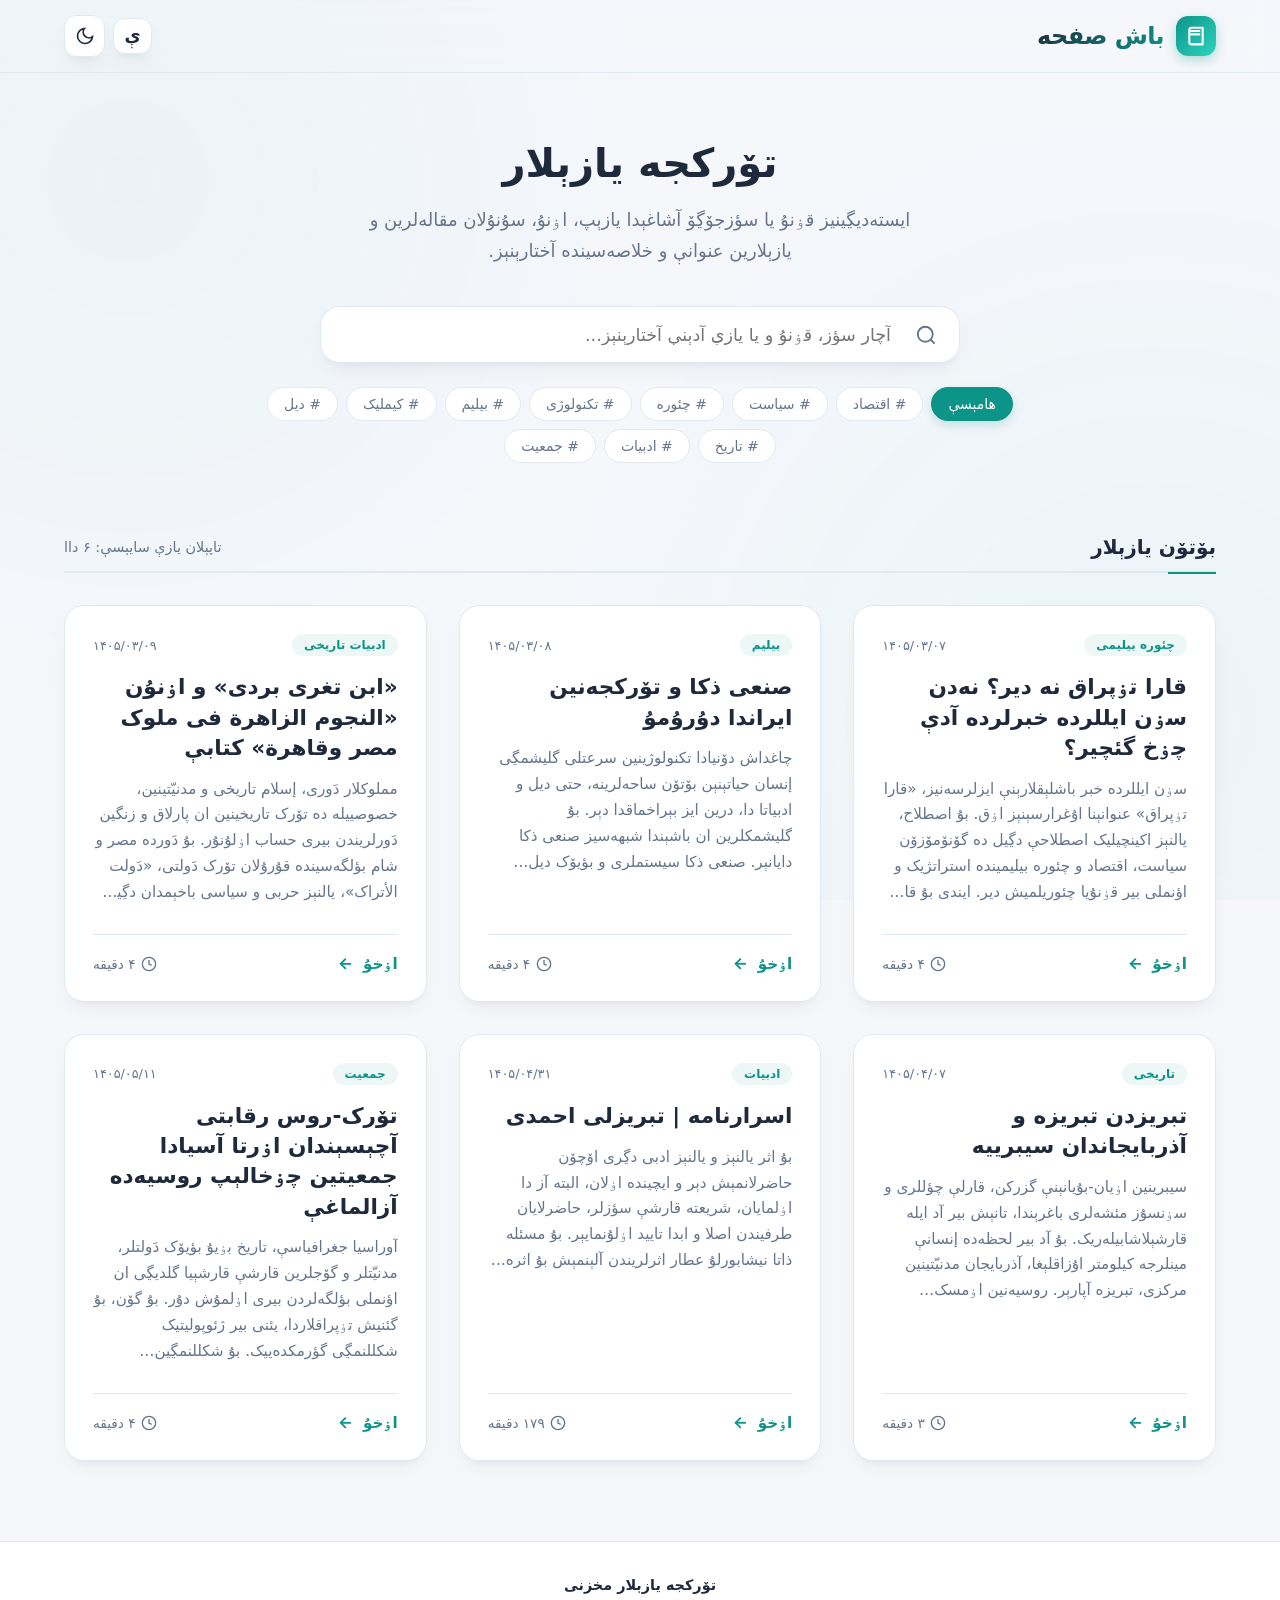
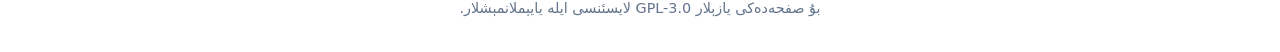
<file: index.html>
<!DOCTYPE html>
<html lang="azb" dir="rtl">
<head>
    <meta charset="UTF-8">
    <meta name="viewport" content="width=device-width, initial-scale=1.0">
    <title>تۆرکجه یازېلار</title>
    <script src="theme.js"></script>
    <link rel="stylesheet" href="index.css" />
</head>
<body>

    <!-- Header / Top Navigation Bar -->
    <header>
        <div class="container navbar">
            <a href="#" class="logo">
                <div class="logo-icon">
                    <svg width="20" height="20" viewBox="0 0 24 24" fill="none" stroke="currentColor" stroke-width="2.5" stroke-linecap="round" stroke-linejoin="round">
                        <path d="M4 19.5v-15A2.5 2.5 0 0 1 6.5 2H20v20H6.5a2.5 2.5 0 0 1-2.5-2.5Z"/>
                        <path d="M6 6h10M6 10h10"/>
                    </svg>
                </div>
                <span class="logo-text">باش صفحه</span>
            </a>
            <div class="nav-controls">
                <button id="btnToggleOrthography" class="btn-orthography" aria-label="املایی دڲیشدیر">
                    <span id="orthographyLabel">ؽ</span>
                </button>
                <button class="theme-toggle" id="themeToggle" aria-label="تئمی دڲیشدیرمک">
                <!-- Moon Icon (Shows when Light Mode is active) -->
                <svg id="moonIcon" viewBox="0 0 24 24">
                    <path d="M21 12.79A9 9 0 1 1 11.21 3 7 7 0 0 0 21 12.79z"></path>
                </svg>
                <!-- Sun Icon (Shows when Dark Mode is active) -->
                <svg id="sunIcon" viewBox="0 0 24 24" style="display: none;">
                    <circle cx="12" cy="12" r="5"></circle>
                    <line x1="12" y1="1" x2="12" y2="3"></line>
                    <line x1="12" y1="21" x2="12" y2="23"></line>
                    <line x1="4.22" y1="4.22" x2="5.64" y2="5.64"></line>
                    <line x1="18.36" y1="18.36" x2="19.78" y2="19.78"></line>
                    <line x1="1" y1="12" x2="3" y2="12"></line>
                    <line x1="21" y1="12" x2="23" y2="12"></line>
                    <line x1="4.22" y1="19.78" x2="5.64" y2="18.36"></line>
                    <line x1="18.36" y1="5.64" x2="19.78" y2="4.22"></line>
                </svg>
            </button>
            </div>
        </div>
    </header>

    <!-- Hero Header / Title & Search Tool -->
    <section class="hero">
        <div class="container">
            <h1>تۆرکجه یازېلار</h1>
            <p>ایسته‌دیڲینیز قۏنۇ یا سؤزجۆڲۆ آشاغېدا یازېپ، اۏنۇ، سۇنۇلان مقاله‌لرین و یازېلارین عنوانې و خلاصه‌سینده آختارېنېز.</p>
            
            <!-- Real-time Interactive Search Bar -->
            <div class="search-container">
                <span class="search-icon">
                    <svg viewBox="0 0 24 24">
                        <circle cx="11" cy="11" r="8"></circle>
                        <line x1="21" y1="21" x2="16.65" y2="16.65"></line>
                    </svg>
                </span>
                <input type="text" id="searchInput" class="search-input" placeholder="آچار سؤز، قۏنۇ و یا یازې آدېنې آختارېنېز..." aria-label="آختارېش">
                <button id="searchClear" class="search-clear" aria-label="سیلمک">
                    <svg width="18" height="18" viewBox="0 0 24 24" fill="none" stroke="currentColor" stroke-width="2">
                        <line x1="18" y1="6" x2="6" y2="18"></line>
                        <line x1="6" y1="6" x2="18" y2="18"></line>
                    </svg>
                </button>
            </div>

            <!-- Dynamic Fast Keywords (Tags) for Filtering -->
            <div class="tags-filter-container" id="tagsContainer">
                <!-- Tags will be rendered dynamically by JavaScript -->
            </div>
        </div>
    </section>

    <!-- Main Section / List of Classified Cards -->
    <main class="main-content">
        <div class="container">
            <div class="section-header">
                <span class="section-title" id="sectionTitle">بۆتۆن یازېلار</span>
                <span class="results-count" id="resultsCount">تاپېلېپ...</span>
            </div>

            <!-- Card Grid Layout -->
            <div class="cards-grid" id="cardsGrid">
                <!-- Cards will be populated dynamically from JS array -->
            </div>
        </div>
    </main>

    <!-- Global Footer -->
    <footer>
        <div class="container footer-content">
            <div class="footer-text">
                <p class="footer-brand">تۆرکجه یازېلار مخزنی</p>
                <p>بۇ صفحه‌ده‌کی یازېلار GPL-3.0 لایسئنسی ایله یایېملانمېشلار.</p>
            </div>
        </div>
    </footer>

    <!-- Vanilla Javascript Logic -->
    <script src="index.js"></script>
</body>
</html>
</file>
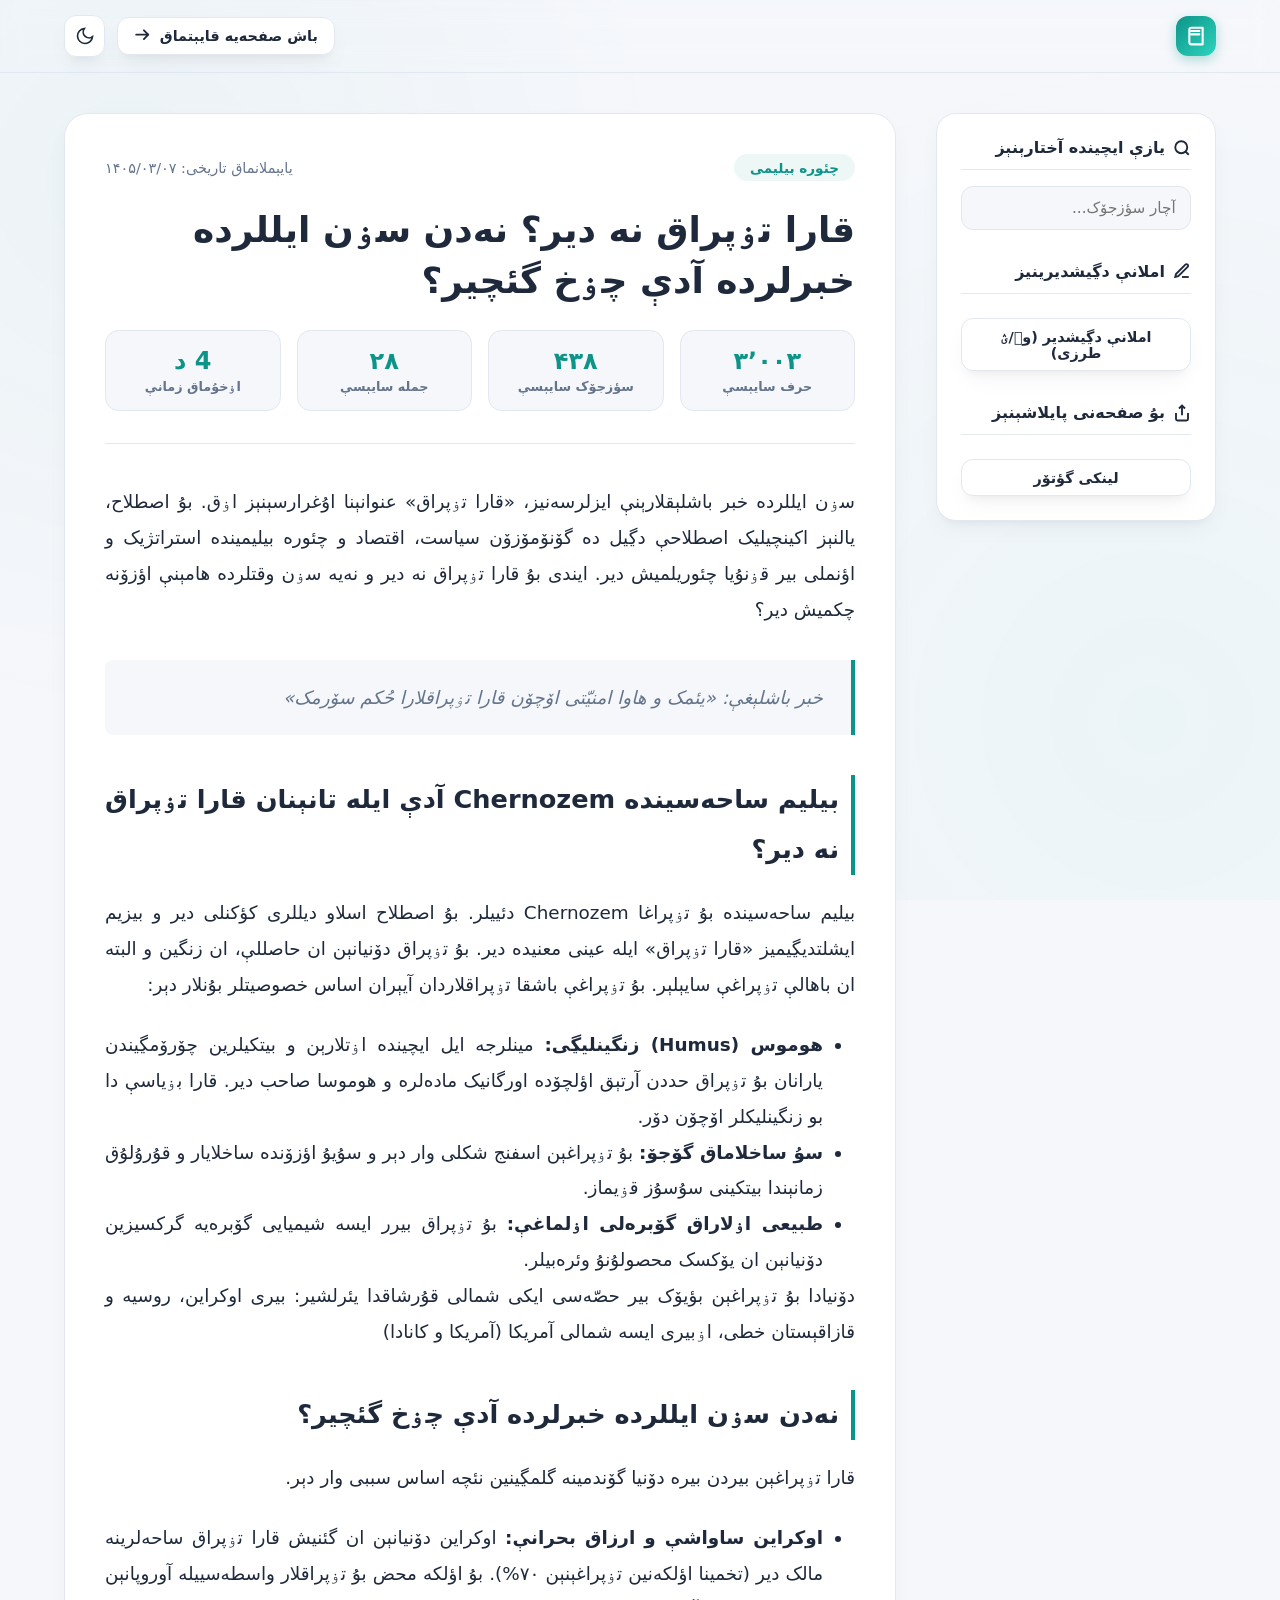
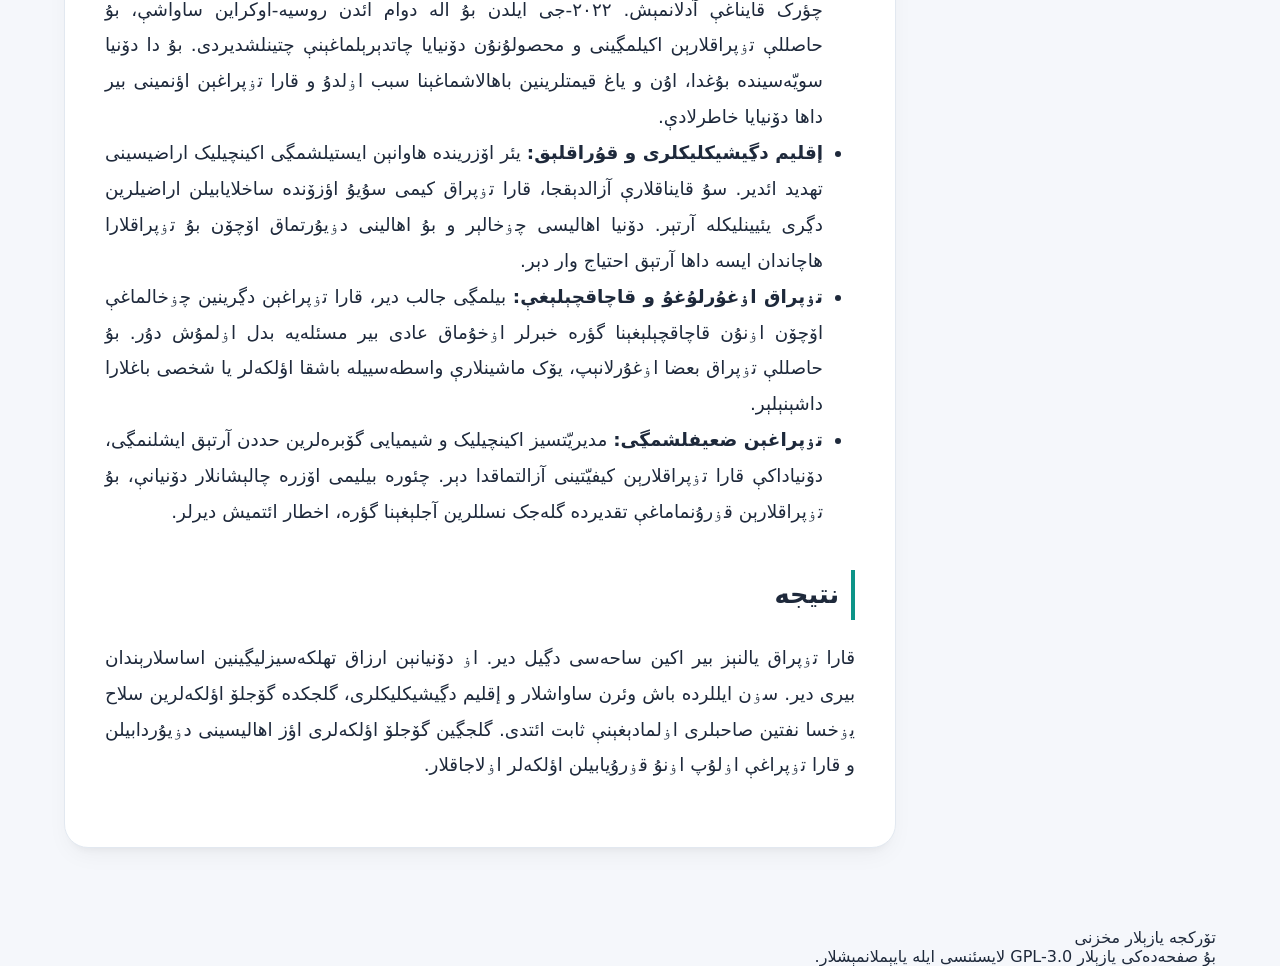
<file: 14050307.html>
<!DOCTYPE html>
<html lang="azb" dir="rtl">
<head>
    <meta charset="UTF-8">
    <meta name="viewport" content="width=device-width, initial-scale=1.0">
    <title>تۆرکجه یازېلار</title>
    <script src="theme.js"></script>
    <link rel="stylesheet" href="article.css" />
</head>
<body>

    <!-- Header / Top Navigation Bar -->
    <header>
        <div class="container navbar">
            <a href="index.html" class="logo">
                <div class="logo-icon">
                    <svg width="20" height="20" viewBox="0 0 24 24" fill="none" stroke="currentColor" stroke-width="2.5" stroke-linecap="round" stroke-linejoin="round">
                        <path d="M4 19.5v-15A2.5 2.5 0 0 1 6.5 2H20v20H6.5a2.5 2.5 0 0 1-2.5-2.5Z"/>
                        <path d="M6 6h10M6 10h10"/>
                    </svg>
                </div>
            </a>
            <div class="nav-controls">
                <a href="index.html" class="btn-action">
                    <!-- RTL pointing back arrow (pointing right) -->
                    <span>باش صفحه‌یه قایېتماق</span>
                    <svg fill="none" viewBox="0 0 24 24" stroke="currentColor">
                        <path stroke-linecap="round" stroke-linejoin="round" d="M13.5 4.5l6 6m0 0l-6 6m6-6H3" />
                    </svg>
                </a>
                <button class="theme-toggle" id="themeToggle" aria-label="تئمی دڲیشدیرمک">
                    <svg id="moonIcon" viewBox="0 0 24 24">
                        <path d="M21 12.79A9 9 0 1 1 11.21 3 7 7 0 0 0 21 12.79z"></path>
                    </svg>
                    <svg id="sunIcon" viewBox="0 0 24 24" style="display: none;">
                        <circle cx="12" cy="12" r="5"></circle>
                        <line x1="12" y1="1" x2="12" y2="3"></line>
                        <line x1="12" y1="21" x2="12" y2="23"></line>
                        <line x1="4.22" y1="4.22" x2="5.64" y2="5.64"></line>
                        <line x1="18.36" y1="18.36" x2="19.78" y2="19.78"></line>
                        <line x1="1" y1="12" x2="3" y2="12"></line>
                        <line x1="21" y1="12" x2="23" y2="12"></line>
                        <line x1="4.22" y1="19.78" x2="5.64" y2="18.36"></line>
                        <line x1="18.36" y1="5.64" x2="19.78" y2="4.22"></line>
                    </svg>
                </button>
            </div>
        </div>
    </header>

    <!-- -->
    <!-- Main Content Layout Section -->
    <main class="main-wrapper">
        <div class="container">
            <div class="article-grid">
                
                <!-- Sticky Sidebar (Search inside page tool) -->
                <aside class="sidebar">
                    <div class="sidebar-card">
                        <h3 class="sidebar-title">
                            <svg width="18" height="18" viewBox="0 0 24 24" fill="none" stroke="currentColor" stroke-width="2.5">
                                <circle cx="11" cy="11" r="8"></circle>
                                <line x1="21" y1="21" x2="16.65" y2="16.65"></line>
                            </svg>
                            <span>یازې ایچینده آختارېنېز</span>
                        </h3>
                        <div class="inner-search-container">
                            <input type="text" id="innerSearchInput" class="inner-search-input" placeholder="آچار سؤزجۆک..." aria-label="یازې ایچینده آختارېنېز">
                            <button id="innerSearchClear" class="inner-search-clear" aria-label="سیلمک">
                                <svg width="16" height="16" viewBox="0 0 24 24" fill="none" stroke="currentColor" stroke-width="2">
                                    <line x1="18" y1="6" x2="6" y2="18"></line>
                                    <line x1="6" y1="6" x2="18" y2="18"></line>
                                </svg>
                            </button>
                        </div>
                        <div id="searchResultsInfo" class="search-results-info">داا تاپیلدی: ۰</div>

                        <h3 class="sidebar-title" style="margin-top: 2rem;">
                            <svg width="18" height="18" viewBox="0 0 24 24" fill="none" stroke="currentColor" stroke-width="2.5">
                                <path d="M12 20h9"></path>
                                <path d="M16.5 3.5a2.121 2.121 0 0 1 3 3L7 19l-4 1 1-4L16.5 3.5z"></path>
                            </svg>
                            <span>املانې دڲیشدیرینیز</span>
                        </h3>
                        <button id="btnToggleOrthography" class="btn-action share-button" aria-pressed="false">
                            <span>املا دڲیشدیر (و۟/ؽ طرزی)</span>
                        </button>
                        
                        <h3 class="sidebar-title" style="margin-top: 2rem;">
                            <svg width="18" height="18" viewBox="0 0 24 24" fill="none" stroke="currentColor" stroke-width="2.5">
                                <path d="M4 12v8a2 2 0 0 0 2 2h12a2 2 0 0 0 2-2v-8"></path>
                                <polyline points="16 6 12 2 8 6"></polyline>
                                <line x1="12" y1="2" x2="12" y2="15"></line>
                            </svg>
                            <span>بۇ صفحه‌نی پایلاشېنېز</span>
                        </h3>
                        <button id="btnShare" class="btn-action share-button">
                            <span>لینکی گؤتۆر</span>
                        </button>
                    </div>
                </aside>

                <!-- Article Core Column -->
                <article class="article-content-card">
                    <!-- Meta info header -->
                    <div class="article-meta-header">
                        <!-- CHANGE THIS CATEGORY VALUE FOR YOUR NEW ARTICLES -->
                        <span class="badge-category" id="categoryBadge">چئوره بیلیمی</span>
                        <!-- CHANGE THIS DATE VALUE FOR YOUR NEW ARTICLES -->
                        <span class="article-date">یایېملانماق تاریخی: ۱۴۰۵/۰۳/۰۷</span>
                    </div>

                    <!-- Article Title -->
                    <!-- CHANGE THIS TITLE FOR YOUR NEW ARTICLES -->
                    <h1 class="article-main-title" id="articleMainTitle">قارا تۏپراق نه دیر؟ نه‌دن سۏن ایللرده خبرلرده آدې چۏخ گئچیر؟</h1>

                    <!-- Dynamic Computed Statistics Container (Filled automatically by script) -->
                    <div class="stats-grid">
                        <div class="stat-card">
                            <span class="stat-val" id="statCharacters">-</span>
                            <span class="stat-lbl">حرف سایېسې</span>
                        </div>
                        <div class="stat-card">
                            <span class="stat-val" id="statWords">-</span>
                            <span class="stat-lbl">سؤزجۆک سایېسې</span>
                        </div>
                        <div class="stat-card">
                            <span class="stat-val" id="statSentences">-</span>
                            <span class="stat-lbl">جمله سایېسې</span>
                        </div>
                        <div class="stat-card">
                            <span class="stat-val" id="statReadTime">-</span>
                            <span class="stat-lbl">اۏخۇماق زمانې</span>
                        </div>
                    </div>

                    <!-- -->
                    <!-- Article Body Area (Paste your raw/bare HTML below) -->
                    <div class="article-body" id="articleBody">
                        <p>
                            سۏن ایللرده خبر باشلېقلارېنې ایزلرسه‌نیز، «قارا تۏپراق» عنوانېنا اۇغرارسېنېز اۏق. بۇ اصطلاح، یالنېز اکینچیلیک اصطلاحې دڲیل ده گۆنۆمۆزۆن سیاست، اقتصاد و چئوره بیلیمینده استراتژیک و اؤنملی بیر قۏنۇیا چئوریلمیش دیر. ایندی بۇ قارا تۏپراق نه دیر و نه‌یه سۏن وقتلرده هامېنې اؤزۆنه چکمیش دیر؟
                        </p>

                        <blockquote>
                            خبر باشلېغې: «یئمک و هاوا امنیّتی اۆچۆن قارا تۏپراقلارا حُکم سۆرمک»
                        </blockquote>

                        <h2>بیلیم ساحه‌سینده Chernozem آدې ایله تانېنان قارا تۏپراق نه دیر؟</h2>
                        <p>
                            بیلیم ساحه‌سینده بۇ تۏپراغا Chernozem دئییلر. بۇ اصطلاح اسلاو دیللری کؤکنلی دیر و بیزیم ایشلتدیڲیمیز «قارا تۏپراق» ایله عینی معنیده دیر. بۇ تۏپراق دۆنیانېن ان حاصللې، ان زنگین و البته ان باهالې تۏپراغې سایېلېر. بۇ تۏپراغې باشقا تۏپراقلاردان آیېران اساس خصوصیتلر بۇنلار دېر:
                            <ul class="itemize">
                                <li><b>هوموس (Humus) زنگینلیڲی:</b> مینلرجه ایل ایچینده اۏتلارېن و بیتکیلرین چۆرۆمڲیندن یارانان بۇ تۏپراق حددن آرتېق اؤلچۆده اورگانیک ماده‌لره و هوموسا صاحب دیر. قارا بۏیاسې دا بو زنگینلیکلر اۆچۆن دۆر.</li>
                                <li><b>سۇ ساخلاماق گۆجۆ:</b> بۇ تۏپراغېن اسفنج شکلی وار دېر و سۇیۇ اؤزۆنده ساخلایار و قۇرۇلۇق زمانېندا بیتکینی سۇسۇز قۏیماز.</li>
                                <li><b>طبیعی اۏلاراق گۆبره‌لی اۏلماغې:</b> بۇ تۏپراق بیرر ایسه شیمیایی گۆبره‌یه گرکسیزین دۆنیانېن ان یۆکسک محصولۇنۇ وئره‌بیلر.</li>
                            </ul>
                            دۆنیادا بۇ تۏپراغېن بؤیۆک بیر حصّه‌سی ایکی شمالی قۇرشاقدا یئرلشیر: بیری اوکراین، روسیه و قازاقېستان خطی، اۏبیری ایسه شمالی آمریکا (آمریکا و کانادا)
                        </p>

                        <h2>نه‌دن سۏن ایللرده خبرلرده آدې چۏخ گئچیر؟</h2>
                        <p>
                            قارا تۏپراغېن بیردن بیره دۆنیا گۆندمینه گلمڲینین نئچه اساس سببی وار دېر.
                            <ul class="itemize">
                                <li><b>اوکراین ساواشې و ارزاق بحرانې:</b> اوکراین دۆنیانېن ان گئنیش قارا تۏپراق ساحه‌لرینه مالک دیر (تخمینا اؤلکه‌نین تۏپراغېنېن ۷۰%). بۇ اؤلکه محض بۇ تۏپراقلار واسطه‌سییله آوروپانېن چؤرک قایناغې آدلانمېش. ۲۰۲۲-جی ایلدن بۇ اله دوام ائدن روسیه-اوکراین ساواشې، بۇ حاصللې تۏپراقلارېن اکیلمڲینی و محصولۇنۇن دۆنیایا چاتدېرېلماغېنې چتینلشدیردی. بۇ دا دۆنیا سویّه‌سینده بۇغدا، اۇن و یاغ قیمتلرینین باهالاشماغېنا سبب اۏلدۇ و قارا تۏپراغېن اؤنمینی بیر داها دۆنیایا خاطرلادې.</li>
                                <li><b>إقلیم دڲیشیکلیکلری و قۇراقلېق:</b> یئر اۆزرینده هاوانېن ایستیلشمڲی اکینچیلیک اراضیسینی تهدید ائدیر. سۇ قایناقلارې آزالدېقجا، قارا تۏپراق کیمی سۇیۇ اؤزۆنده ساخلایابیلن اراضیلرین دڲری یئیینلیکله آرتېر. دۆنیا اهالیسی چۏخالېر و بۇ اهالینی دۏیۇرتماق اۆچۆن بۇ تۏپراقلارا هاچاندان ایسه داها آرتېق احتیاج وار دېر.</li>
                                <li><b>تۏپراق اۏغۇرلۇغۇ و قاچاقچېلېغې:</b> بیلمڲی جالب دیر، قارا تۏپراغېن دڲرینین چۏخالماغې اۆچۆن اۏنۇن قاچاقچېلېغېنا گؤره خبرلر اۏخۇماق عادی بیر مسئله‌یه بدل اۏلمۇش دۇر. بۇ حاصللې تۏپراق بعضا اۏغۇرلانېپ، یۆک ماشینلارې واسطه‌سییله باشقا اؤلکه‌لر یا شخصی باغلارا داشېنېلېر.</li>
                                <li><b>تۏپراغېن ضعیفلشمڲی:</b> مدیریّتسیز اکینچیلیک و شیمیایی گۆبره‌لرین حددن آرتېق ایشلنمڲی، دۆنیاداکې قارا تۏپراقلارېن کیفیّتینی آزالتماقدا دېر. چئوره بیلیمی اۆزره چالېشانلار دۆنیانې، بۇ تۏپراقلارېن قۏرۇنماماغې تقدیرده گله‌جک نسللرین آجلېغېنا گؤره، اخطار ائتمیش دیرلر.</li>
                            </ul>
                        </p>
                        
                        <h2>نتیجه</h2>
                        <p>قارا تۏپراق یالنېز بیر اکین ساحه‌سی دڲیل دیر. اۏ دۆنیانېن ارزاق تهلکه‌سیزلیڲینین اساسلارېندان بیری دیر. سۏن ایللرده باش وئرن ساواشلار و إقلیم دڲیشیکلیکلری، گلجکده گۆجلۆ اؤلکه‌لرین سلاح یۏخسا نفتین صاحبلری اۏلمادېغېنې ثابت ائتدی. گلجڲین گۆجلۆ اؤلکه‌لری اؤز اهالیسینی دۏیۇردابیلن و قارا تۏپراغې اۏلۇپ اۏنۇ قۏرۇیابیلن اؤلکه‌لر اۏلاجاقلار.</p>
                    </div>
                </article>

            </div>
        </div>
    </main>

    <!-- Global Footer -->
    <footer>
        <div class="container footer-content">
            <div class="footer-text">
                <p class="footer-brand">تۆرکجه یازېلار مخزنی</p>
                <p>بۇ صفحه‌ده‌کی یازېلار GPL-3.0 لایسئنسی ایله یایېملانمېشلار.</p>
            </div>
        </div>
    </footer>

    <!-- Copy Link Notification Toast Box -->
    <div id="toastNotification" class="toast">یازېنېن لینکی گؤتۆرۆلدۆ!</div>

    <!-- -->
    <script src="article.js"></script>
</body>
</html>
</file>
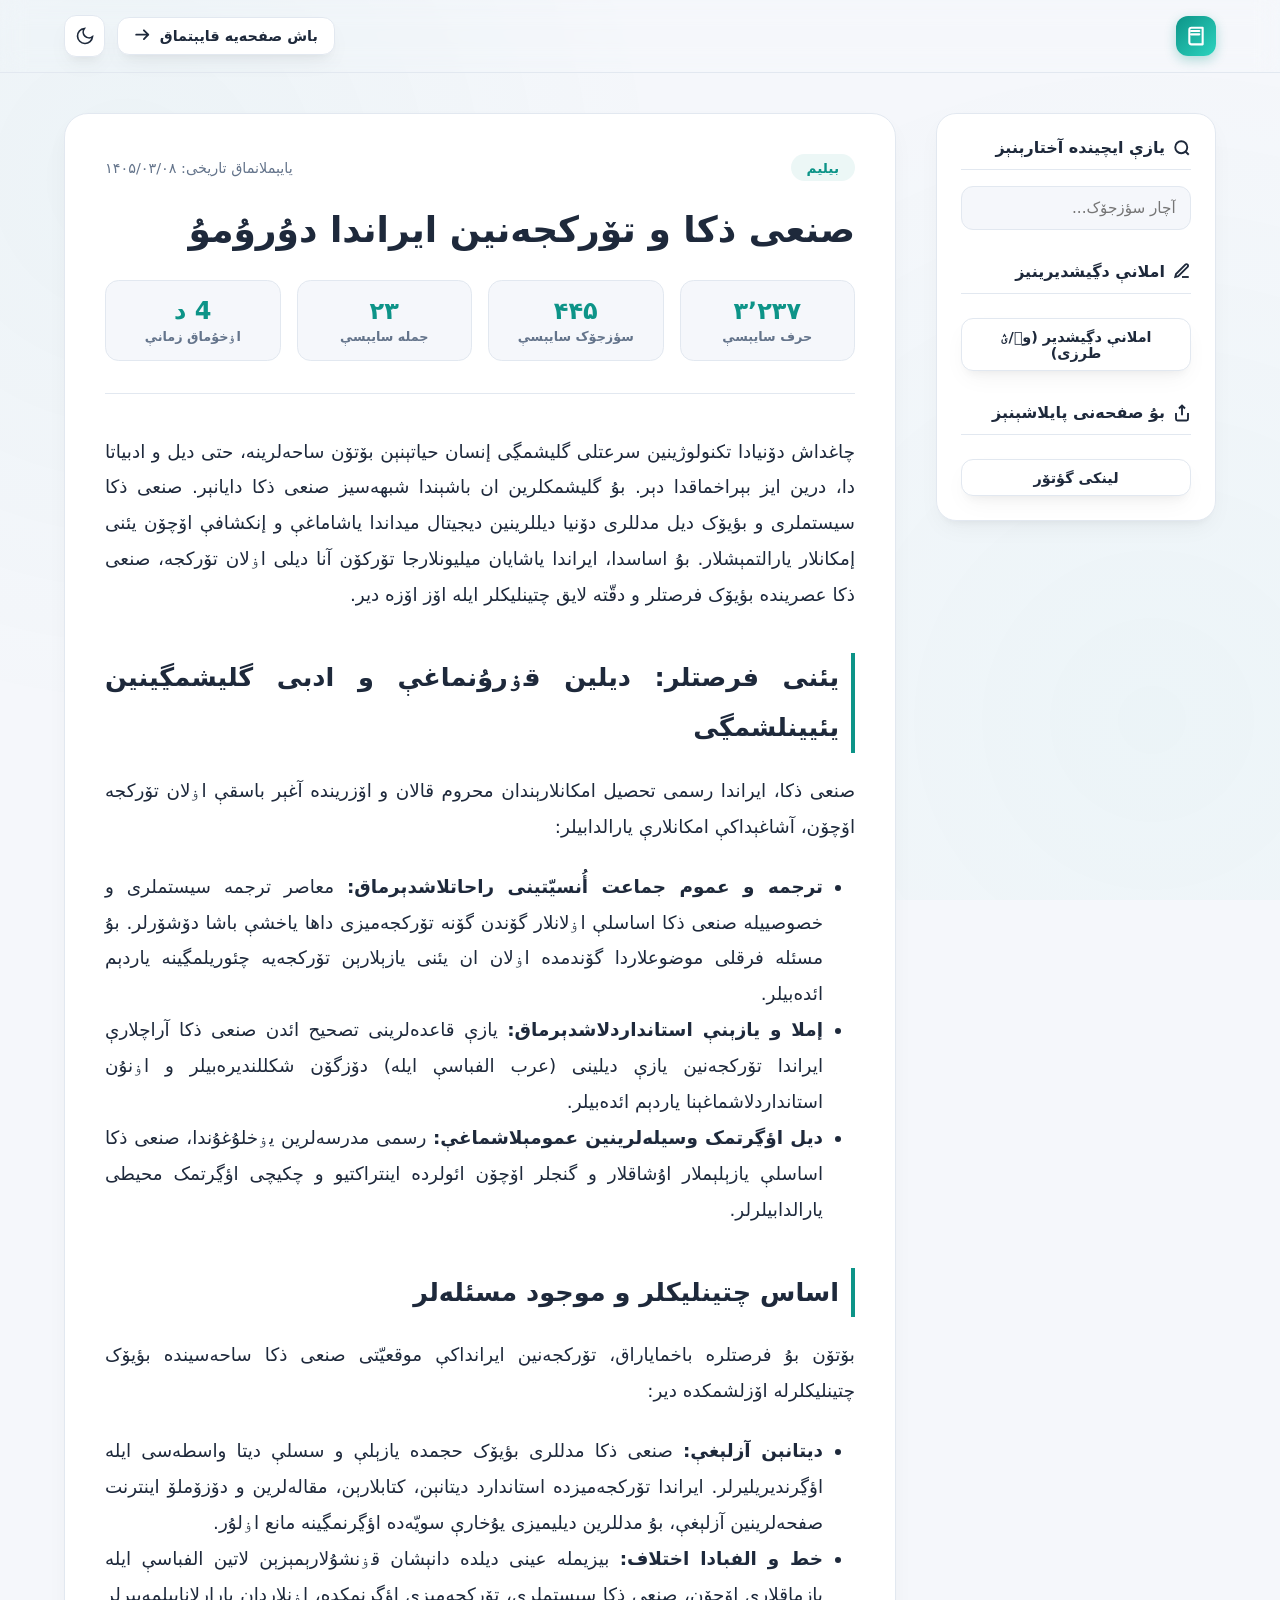
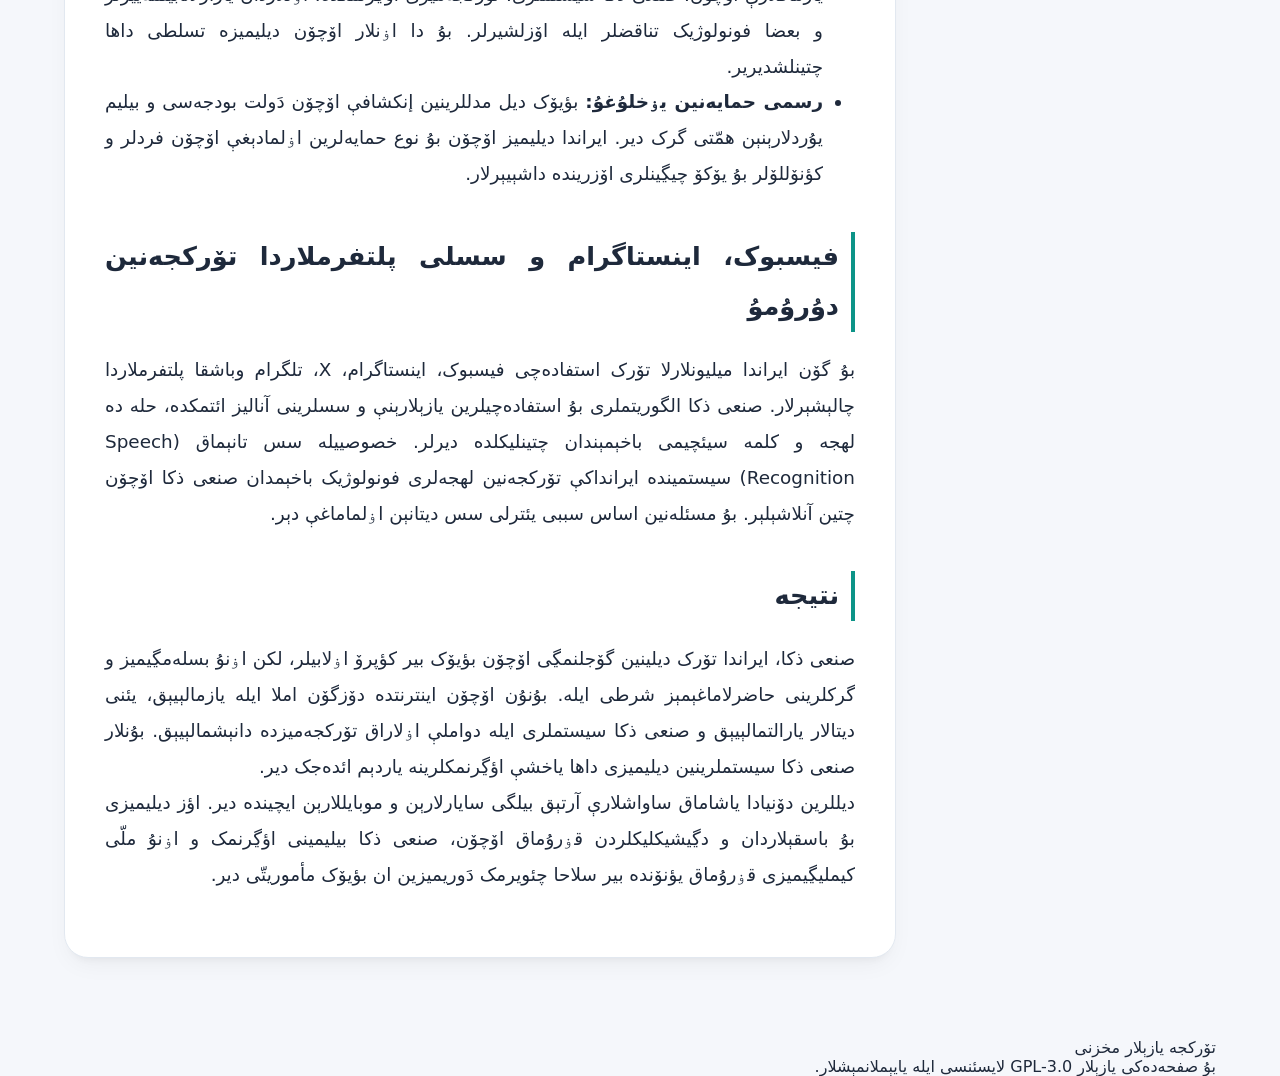
<file: 14050308.html>
<!DOCTYPE html>
<html lang="azb" dir="rtl">
<head>
    <meta charset="UTF-8">
    <meta name="viewport" content="width=device-width, initial-scale=1.0">
    <title>تۆرکجه یازېلار</title>
    <script src="theme.js"></script>
    <link rel="stylesheet" href="article.css" />
</head>
<body>

    <!-- Header / Top Navigation Bar -->
    <header>
        <div class="container navbar">
            <a href="index.html" class="logo">
                <div class="logo-icon">
                    <svg width="20" height="20" viewBox="0 0 24 24" fill="none" stroke="currentColor" stroke-width="2.5" stroke-linecap="round" stroke-linejoin="round">
                        <path d="M4 19.5v-15A2.5 2.5 0 0 1 6.5 2H20v20H6.5a2.5 2.5 0 0 1-2.5-2.5Z"/>
                        <path d="M6 6h10M6 10h10"/>
                    </svg>
                </div>
            </a>
            <div class="nav-controls">
                <a href="index.html" class="btn-action">
                    <!-- RTL pointing back arrow (pointing right) -->
                    <span>باش صفحه‌یه قایېتماق</span>
                    <svg fill="none" viewBox="0 0 24 24" stroke="currentColor">
                        <path stroke-linecap="round" stroke-linejoin="round" d="M13.5 4.5l6 6m0 0l-6 6m6-6H3" />
                    </svg>
                </a>
                <button class="theme-toggle" id="themeToggle" aria-label="تئمی دڲیشدیرمک">
                    <svg id="moonIcon" viewBox="0 0 24 24">
                        <path d="M21 12.79A9 9 0 1 1 11.21 3 7 7 0 0 0 21 12.79z"></path>
                    </svg>
                    <svg id="sunIcon" viewBox="0 0 24 24" style="display: none;">
                        <circle cx="12" cy="12" r="5"></circle>
                        <line x1="12" y1="1" x2="12" y2="3"></line>
                        <line x1="12" y1="21" x2="12" y2="23"></line>
                        <line x1="4.22" y1="4.22" x2="5.64" y2="5.64"></line>
                        <line x1="18.36" y1="18.36" x2="19.78" y2="19.78"></line>
                        <line x1="1" y1="12" x2="3" y2="12"></line>
                        <line x1="21" y1="12" x2="23" y2="12"></line>
                        <line x1="4.22" y1="19.78" x2="5.64" y2="18.36"></line>
                        <line x1="18.36" y1="5.64" x2="19.78" y2="4.22"></line>
                    </svg>
                </button>
            </div>
        </div>
    </header>

    <!-- -->
    <!-- Main Content Layout Section -->
    <main class="main-wrapper">
        <div class="container">
            <div class="article-grid">
                
                <!-- Sticky Sidebar (Search inside page tool) -->
                <aside class="sidebar">
                    <div class="sidebar-card">
                        <h3 class="sidebar-title">
                            <svg width="18" height="18" viewBox="0 0 24 24" fill="none" stroke="currentColor" stroke-width="2.5">
                                <circle cx="11" cy="11" r="8"></circle>
                                <line x1="21" y1="21" x2="16.65" y2="16.65"></line>
                            </svg>
                            <span>یازې ایچینده آختارېنېز</span>
                        </h3>
                        <div class="inner-search-container">
                            <input type="text" id="innerSearchInput" class="inner-search-input" placeholder="آچار سؤزجۆک..." aria-label="یازې ایچینده آختارېنېز">
                            <button id="innerSearchClear" class="inner-search-clear" aria-label="سیلمک">
                                <svg width="16" height="16" viewBox="0 0 24 24" fill="none" stroke="currentColor" stroke-width="2">
                                    <line x1="18" y1="6" x2="6" y2="18"></line>
                                    <line x1="6" y1="6" x2="18" y2="18"></line>
                                </svg>
                            </button>
                        </div>
                        <div id="searchResultsInfo" class="search-results-info">داا تاپیلدی: ۰</div>

                        <h3 class="sidebar-title" style="margin-top: 2rem;">
                            <svg width="18" height="18" viewBox="0 0 24 24" fill="none" stroke="currentColor" stroke-width="2.5">
                                <path d="M12 20h9"></path>
                                <path d="M16.5 3.5a2.121 2.121 0 0 1 3 3L7 19l-4 1 1-4L16.5 3.5z"></path>
                            </svg>
                            <span>املانې دڲیشدیرینیز</span>
                        </h3>
                        <button id="btnToggleOrthography" class="btn-action share-button" aria-pressed="false">
                            <span>املا دڲیشدیر (و۟/ؽ طرزی)</span>
                        </button>
                        
                        <h3 class="sidebar-title" style="margin-top: 2rem;">
                            <svg width="18" height="18" viewBox="0 0 24 24" fill="none" stroke="currentColor" stroke-width="2.5">
                                <path d="M4 12v8a2 2 0 0 0 2 2h12a2 2 0 0 0 2-2v-8"></path>
                                <polyline points="16 6 12 2 8 6"></polyline>
                                <line x1="12" y1="2" x2="12" y2="15"></line>
                            </svg>
                            <span>بۇ صفحه‌نی پایلاشېنېز</span>
                        </h3>
                        <button id="btnShare" class="btn-action share-button">
                            <span>لینکی گؤتۆر</span>
                        </button>
                    </div>
                </aside>

                <!-- Article Core Column -->
                <article class="article-content-card">
                    <!-- Meta info header -->
                    <div class="article-meta-header">
                        <!-- CHANGE THIS CATEGORY VALUE FOR YOUR NEW ARTICLES -->
                        <span class="badge-category" id="categoryBadge">بیلیم</span>
                        <!-- CHANGE THIS DATE VALUE FOR YOUR NEW ARTICLES -->
                        <span class="article-date">یایېملانماق تاریخی: ۱۴۰۵/۰۳/۰۸</span>
                    </div>

                    <!-- Article Title -->
                    <!-- CHANGE THIS TITLE FOR YOUR NEW ARTICLES -->
                    <h1 class="article-main-title" id="articleMainTitle">صنعی ذکا و تۆرکجه‌نین ایراندا دۇرۇمۇ</h1>

                    <!-- Dynamic Computed Statistics Container (Filled automatically by script) -->
                    <div class="stats-grid">
                        <div class="stat-card">
                            <span class="stat-val" id="statCharacters">-</span>
                            <span class="stat-lbl">حرف سایېسې</span>
                        </div>
                        <div class="stat-card">
                            <span class="stat-val" id="statWords">-</span>
                            <span class="stat-lbl">سؤزجۆک سایېسې</span>
                        </div>
                        <div class="stat-card">
                            <span class="stat-val" id="statSentences">-</span>
                            <span class="stat-lbl">جمله سایېسې</span>
                        </div>
                        <div class="stat-card">
                            <span class="stat-val" id="statReadTime">-</span>
                            <span class="stat-lbl">اۏخۇماق زمانې</span>
                        </div>
                    </div>

                    <!-- -->
                    <!-- Article Body Area (Paste your raw/bare HTML below) -->
                    <div class="article-body" id="articleBody">
                        <p>
                            چاغداش دۆنیادا تکنولوژینین سرعتلی گلیشمڲی إنسان حیاتېنېن بۆتۆن ساحه‌لرینه، حتی دیل و ادبیاتا دا، درین ایز بېراخماقدا دېر. بۇ گلیشمکلرین ان باشېندا شبهه‌سیز صنعی ذکا دایانېر. صنعی ذکا سیستملری و بؤیۆک دیل مدللری دۆنیا دیللرینین دیجیتال میداندا یاشاماغې و إنکشافې اۆچۆن یئنی إمکانلار یارالتمېشلار. بۇ اساسدا، ایراندا یاشایان میلیونلارجا تۆرکۆن آنا دیلی اۏلان تۆرکجه، صنعی ذکا عصرینده بؤیۆک فرصتلر و دقّته لایق چتینلیکلر ایله اۆز اۆزه دیر.
                        </p>

                        <h2>یئنی فرصتلر: دیلین قۏرۇنماغې و ادبی گلیشمڲینین یئیینلشمڲی</h2>
                        <p>
                            صنعی ذکا، ایراندا رسمی تحصیل امکانلارېندان محروم قالان و اۆزرینده آغېر باسقې اۏلان تۆرکجه اۆچۆن، آشاغېداکې امکانلارې یارالدابیلر:
                            <ul class="itemize">
                                <li><b>ترجمه و عموم جماعت أُنسیّتینی راحاتلاشدېرماق:</b> معاصر ترجمه سیستملری و خصوصییله صنعی ذکا اساسلې اۏلانلار گۆندن گۆنه تۆرکجه‌میزی داها یاخشې باشا دۆشۆرلر. بۇ مسئله فرقلی موضوعلاردا گۆندمده اۏلان ان یئنی یازېلارېن تۆرکجه‌یه چئوریلمڲینه یاردېم ائده‌بیلر.</li>
                                <li><b>إملا و یازېنې استانداردلاشدېرماق:</b> یازې قاعده‌لرینی تصحیح ائدن صنعی ذکا آراچلارې ایراندا تۆرکجه‌نین یازې دیلینی (عرب الفباسې ایله) دۆزگۆن شکللندیره‌بیلر و اۏنۇن استانداردلاشماغېنا یاردېم ائده‌بیلر.</li>
                                <li><b>دیل اؤڲرتمک وسیله‌لرینین عمومېلاشماغې:</b> رسمی مدرسه‌لرین یۏخلۇغۇندا، صنعی ذکا اساسلې یازېلېملار اۇشاقلار و گنجلر اۆچۆن ائولرده اینتراکتیو و چکیچی اؤڲرتمک محیطی یارالدابیلرلر.</li>
                            </ul>
                        </p>

                        <h2>اساس چتینلیکلر و موجود مسئله‌لر</h2>
                        <p>
                            بۆتۆن بۇ فرصتلره باخمایاراق، تۆرکجه‌نین ایرانداکې موقعیّتی صنعی ذکا ساحه‌سینده بؤیۆک چتینلیکلرله اۆزلشمکده دیر:
                            <ul class="itemize">
                                <li><b>دیتانېن آزلېغې:</b> صنعی ذکا مدللری بؤیۆک حجمده یازېلې و سسلې دیتا واسطه‌سی ایله اؤڲرندیریلیرلر. ایراندا تۆرکجه‌میزده استاندارد دیتانېن، کتابلارېن، مقاله‌لرین و دۆزۆملۆ اینترنت صفحه‌لرینین آزلېغې، بۇ مدللرین دیلیمیزی یۇخارې سویّه‌ده اؤڲرنمڲینه مانع اۏلۇر.</li>
                                <li><b>خط و الفبادا اختلاف:</b> بیزیمله عینی دیلده دانېشان قۏنشۇلارېمېزېن لاتین الفباسې ایله یازماقلارې اۆچۆن، صنعی ذکا سیستملری، تۆرکجه‌میزی اؤڲرنمکده، اۏنلاردان یارارلانابیلمه‌ییرلر و بعضا فونولوژیک تناقضلر ایله اۆزلشیرلر. بۇ دا اۏنلار اۆچۆن دیلیمیزه تسلطی داها چتینلشدیریر.</li>
                                <li><b>رسمی حمایه‌نین یۏخلۇغۇ:</b> بؤیۆک دیل مدللرینین إنکشافې اۆچۆن دَولت بودجه‌سی و بیلیم یۇردلارېنېن همّتی گرک دیر. ایراندا دیلیمیز اۆچۆن بۇ نوع حمایه‌لرین اۏلمادېغې اۆچۆن فردلر و کؤنۆللۆلر بۇ یۆکۆ چیڲینلری اۆزرینده داشېیېرلار.</li>
                            </ul>
                        </p>
                        
                        <h2>فیسبوک، اینستاگرام و سسلی پلتفرملاردا تۆرکجه‌نین دۇرۇمۇ</h2>
                        <p>
                            بۇ گۆن ایراندا میلیونلارلا تۆرک استفاده‌چی فیسبوک، اینستاگرام، X، تلگرام وباشقا پلتفرملاردا چالېشېرلار. صنعی ذکا الگوریتملری بۇ استفاده‌چیلرین یازېلارېنې و سسلرینی آنالیز ائتمکده، حله ده لهجه و کلمه سیئچیمی باخېمېندان چتینلیکلده دیرلر. خصوصییله سس تانېماق (Speech Recognition) سیستمینده ایرانداکې تۆرکجه‌نین لهجه‌لری فونولوژیک باخېمدان صنعی ذکا اۆچۆن چتین آنلاشېلېر. بۇ مسئله‌نین اساس سببی یئترلی سس دیتانېن اۏلماماغې دېر.
                        </p>

                        <h2>نتیجه</h2>
                        <p>
                            صنعی ذکا، ایراندا تۆرک دیلینین گۆجلنمڲی اۆچۆن بؤیۆک بیر کؤپرۆ اۏلابیلر، لکن اۏنۇ بسله‌مڲیمیز و گرکلرینی حاضرلاماغېمېز شرطی ایله. بۇنۇن اۆچۆن اینترنتده دۆزگۆن املا ایله یازمالېیېق، یئنی دیتالار یارالتمالېیېق و صنعی ذکا سیستملری ایله دواملې اۏلاراق تۆرکجه‌میزده دانېشمالېیېق. بۇنلار صنعی ذکا سیستملرینین دیلیمیزی داها یاخشې اؤڲرنمکلرینه یاردېم ائده‌جک دیر.
                            <br/>
                            دیللرین دۆنیادا یاشاماق ساواشلارې آرتېق بیلگی سایارلارېن و موبایللارېن ایچینده دیر. اؤز دیلیمیزی بۇ باسقېلاردان و دڲیشیکلیکلردن قۏرۇماق اۆچۆن، صنعی ذکا بیلیمینی اؤڲرنمک و اۏنۇ ملّی کیملیڲیمیزی قۏرۇماق یؤنۆنده بیر سلاحا چئویرمک دَوریمیزین ان بؤیۆک مأموریتّی دیر.
                        </p>
                    </div>
                </article>

            </div>
        </div>
    </main>

    <!-- Global Footer -->
    <footer>
        <div class="container footer-content">
            <div class="footer-text">
                <p class="footer-brand">تۆرکجه یازېلار مخزنی</p>
                <p>بۇ صفحه‌ده‌کی یازېلار GPL-3.0 لایسئنسی ایله یایېملانمېشلار.</p>
            </div>
        </div>
    </footer>

    <!-- Copy Link Notification Toast Box -->
    <div id="toastNotification" class="toast">یازېنېن لینکی گؤتۆرۆلدۆ!</div>

    <!-- -->
    <script src="article.js"></script>
</body>
</html>
</file>
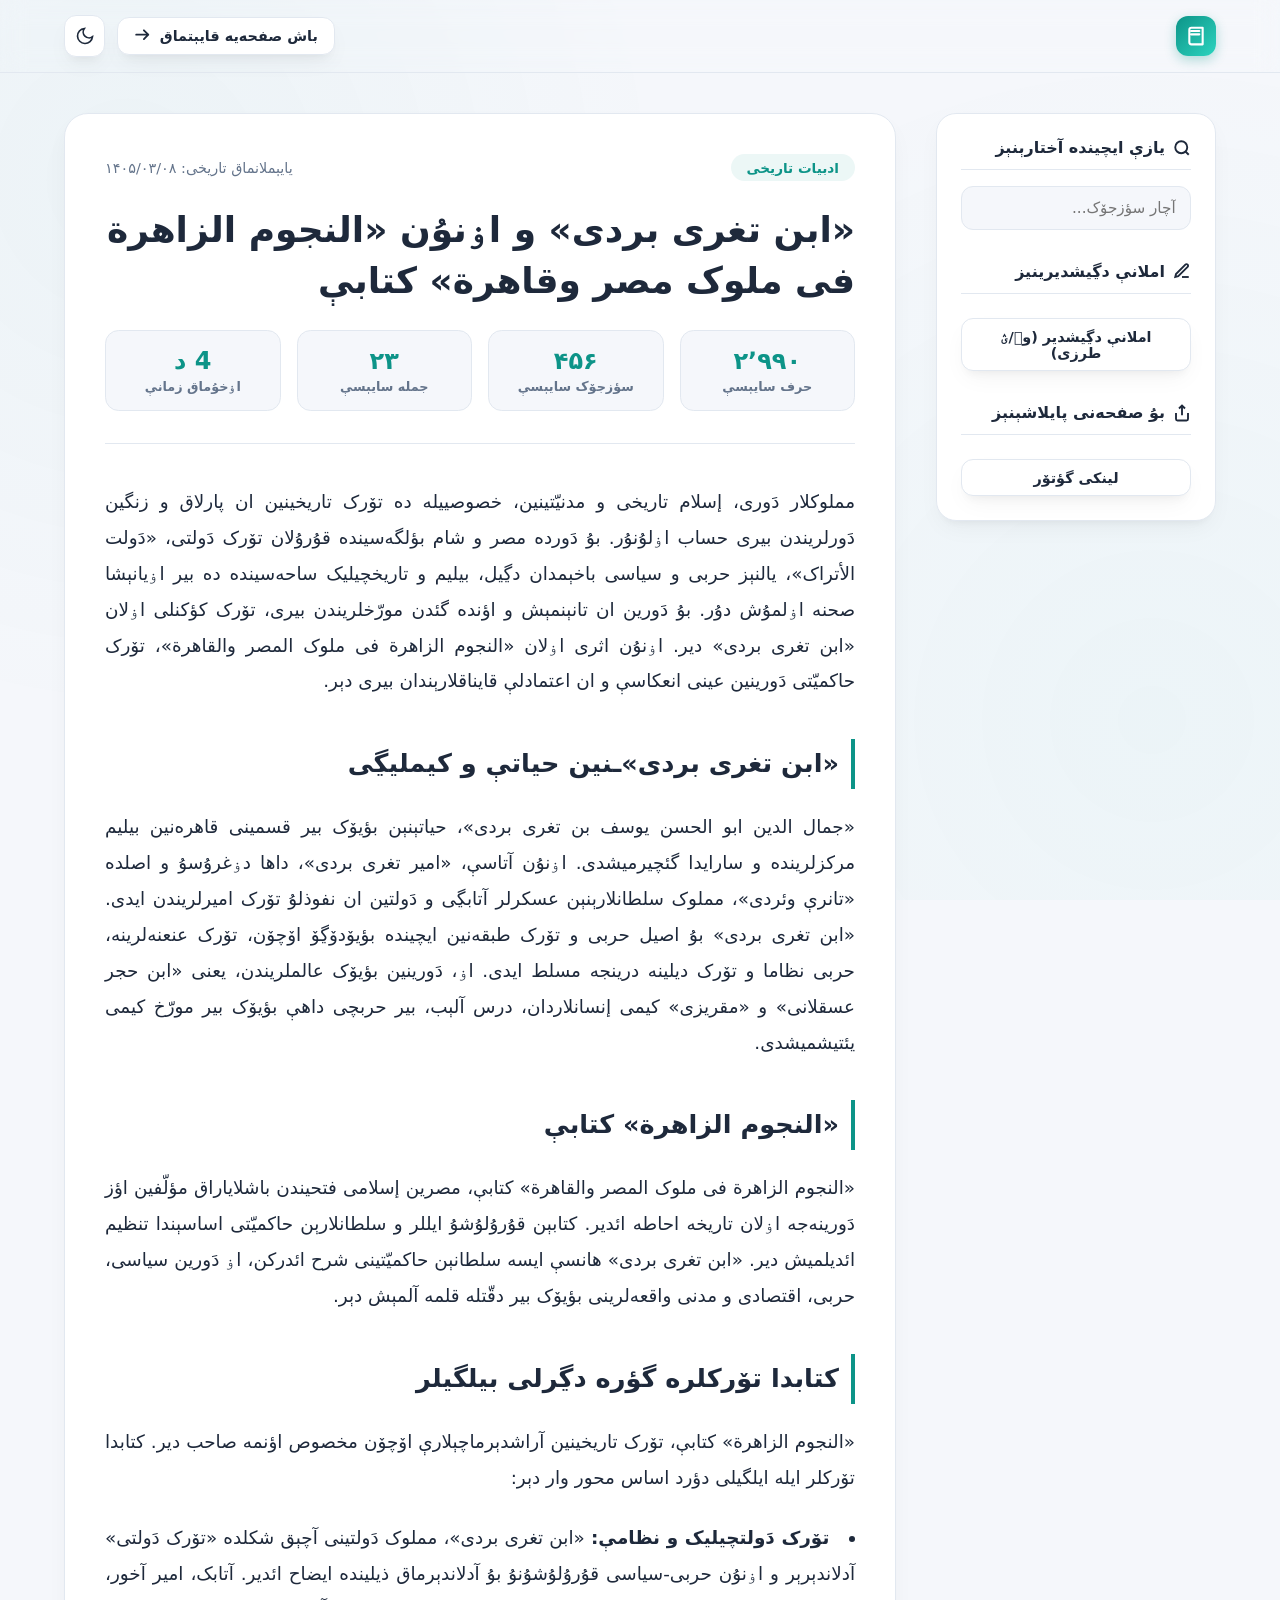
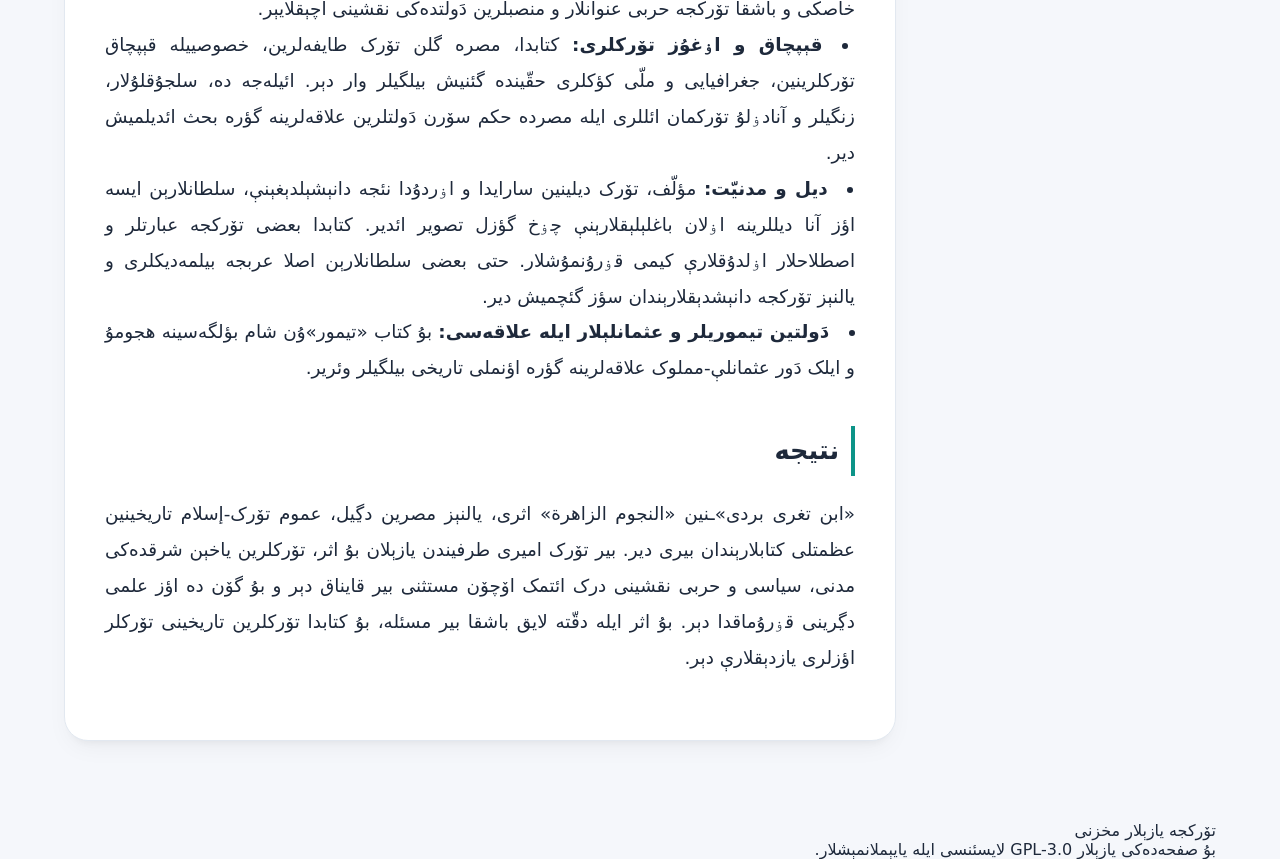
<file: 14050309.html>
<!DOCTYPE html>
<html lang="azb" dir="rtl">
<head>
    <meta charset="UTF-8">
    <meta name="viewport" content="width=device-width, initial-scale=1.0">
    <title>تۆرکجه یازېلار</title>
    <script src="theme.js"></script>
    <link rel="stylesheet" href="article.css" />
</head>
<body>

    <!-- Header / Top Navigation Bar -->
    <header>
        <div class="container navbar">
            <a href="index.html" class="logo">
                <div class="logo-icon">
                    <svg width="20" height="20" viewBox="0 0 24 24" fill="none" stroke="currentColor" stroke-width="2.5" stroke-linecap="round" stroke-linejoin="round">
                        <path d="M4 19.5v-15A2.5 2.5 0 0 1 6.5 2H20v20H6.5a2.5 2.5 0 0 1-2.5-2.5Z"/>
                        <path d="M6 6h10M6 10h10"/>
                    </svg>
                </div>
            </a>
            <div class="nav-controls">
                <a href="index.html" class="btn-action">
                    <!-- RTL pointing back arrow (pointing right) -->
                    <span>باش صفحه‌یه قایېتماق</span>
                    <svg fill="none" viewBox="0 0 24 24" stroke="currentColor">
                        <path stroke-linecap="round" stroke-linejoin="round" d="M13.5 4.5l6 6m0 0l-6 6m6-6H3" />
                    </svg>
                </a>
                <button class="theme-toggle" id="themeToggle" aria-label="تئمی دڲیشدیرمک">
                    <svg id="moonIcon" viewBox="0 0 24 24">
                        <path d="M21 12.79A9 9 0 1 1 11.21 3 7 7 0 0 0 21 12.79z"></path>
                    </svg>
                    <svg id="sunIcon" viewBox="0 0 24 24" style="display: none;">
                        <circle cx="12" cy="12" r="5"></circle>
                        <line x1="12" y1="1" x2="12" y2="3"></line>
                        <line x1="12" y1="21" x2="12" y2="23"></line>
                        <line x1="4.22" y1="4.22" x2="5.64" y2="5.64"></line>
                        <line x1="18.36" y1="18.36" x2="19.78" y2="19.78"></line>
                        <line x1="1" y1="12" x2="3" y2="12"></line>
                        <line x1="21" y1="12" x2="23" y2="12"></line>
                        <line x1="4.22" y1="19.78" x2="5.64" y2="18.36"></line>
                        <line x1="18.36" y1="5.64" x2="19.78" y2="4.22"></line>
                    </svg>
                </button>
            </div>
        </div>
    </header>

    <!-- -->
    <!-- Main Content Layout Section -->
    <main class="main-wrapper">
        <div class="container">
            <div class="article-grid">
                
                <!-- Sticky Sidebar (Search inside page tool) -->
                <aside class="sidebar">
                    <div class="sidebar-card">
                        <h3 class="sidebar-title">
                            <svg width="18" height="18" viewBox="0 0 24 24" fill="none" stroke="currentColor" stroke-width="2.5">
                                <circle cx="11" cy="11" r="8"></circle>
                                <line x1="21" y1="21" x2="16.65" y2="16.65"></line>
                            </svg>
                            <span>یازې ایچینده آختارېنېز</span>
                        </h3>
                        <div class="inner-search-container">
                            <input type="text" id="innerSearchInput" class="inner-search-input" placeholder="آچار سؤزجۆک..." aria-label="یازې ایچینده آختارېنېز">
                            <button id="innerSearchClear" class="inner-search-clear" aria-label="سیلمک">
                                <svg width="16" height="16" viewBox="0 0 24 24" fill="none" stroke="currentColor" stroke-width="2">
                                    <line x1="18" y1="6" x2="6" y2="18"></line>
                                    <line x1="6" y1="6" x2="18" y2="18"></line>
                                </svg>
                            </button>
                        </div>
                        <div id="searchResultsInfo" class="search-results-info">داا تاپیلدی: ۰</div>

                        <h3 class="sidebar-title" style="margin-top: 2rem;">
                            <svg width="18" height="18" viewBox="0 0 24 24" fill="none" stroke="currentColor" stroke-width="2.5">
                                <path d="M12 20h9"></path>
                                <path d="M16.5 3.5a2.121 2.121 0 0 1 3 3L7 19l-4 1 1-4L16.5 3.5z"></path>
                            </svg>
                            <span>املانې دڲیشدیرینیز</span>
                        </h3>
                        <button id="btnToggleOrthography" class="btn-action share-button" aria-pressed="false">
                            <span>املا دڲیشدیر (و۟/ؽ طرزی)</span>
                        </button>
                        
                        <h3 class="sidebar-title" style="margin-top: 2rem;">
                            <svg width="18" height="18" viewBox="0 0 24 24" fill="none" stroke="currentColor" stroke-width="2.5">
                                <path d="M4 12v8a2 2 0 0 0 2 2h12a2 2 0 0 0 2-2v-8"></path>
                                <polyline points="16 6 12 2 8 6"></polyline>
                                <line x1="12" y1="2" x2="12" y2="15"></line>
                            </svg>
                            <span>بۇ صفحه‌نی پایلاشېنېز</span>
                        </h3>
                        <button id="btnShare" class="btn-action share-button">
                            <span>لینکی گؤتۆر</span>
                        </button>
                    </div>
                </aside>

                <!-- Article Core Column -->
                <article class="article-content-card">
                    <!-- Meta info header -->
                    <div class="article-meta-header">
                        <!-- CHANGE THIS CATEGORY VALUE FOR YOUR NEW ARTICLES -->
                        <span class="badge-category" id="categoryBadge">ادبیات تاریخی</span>
                        <!-- CHANGE THIS DATE VALUE FOR YOUR NEW ARTICLES -->
                        <span class="article-date">یایېملانماق تاریخی: ۱۴۰۵/۰۳/۰۸</span>
                    </div>

                    <!-- Article Title -->
                    <!-- CHANGE THIS TITLE FOR YOUR NEW ARTICLES -->
                    <h1 class="article-main-title" id="articleMainTitle">«ابن تغری بردی» و اۏنۇن «النجوم الزاهرة فی ملوک مصر وقاهرة» کتابې</h1>

                    <!-- Dynamic Computed Statistics Container (Filled automatically by script) -->
                    <div class="stats-grid">
                        <div class="stat-card">
                            <span class="stat-val" id="statCharacters">-</span>
                            <span class="stat-lbl">حرف سایېسې</span>
                        </div>
                        <div class="stat-card">
                            <span class="stat-val" id="statWords">-</span>
                            <span class="stat-lbl">سؤزجۆک سایېسې</span>
                        </div>
                        <div class="stat-card">
                            <span class="stat-val" id="statSentences">-</span>
                            <span class="stat-lbl">جمله سایېسې</span>
                        </div>
                        <div class="stat-card">
                            <span class="stat-val" id="statReadTime">-</span>
                            <span class="stat-lbl">اۏخۇماق زمانې</span>
                        </div>
                    </div>

                    <!-- -->
                    <!-- Article Body Area (Paste your raw/bare HTML below) -->
                    <div class="article-body" id="articleBody">
                        <p>
                            مملوکلار دَوری، إسلام تاریخی و مدنیّتینین، خصوصییله ده تۆرک تاریخینین ان پارلاق و زنگین دَورلریندن بیری حساب اۏلۇنۇر. بۇ دَورده مصر و شام بؤلگه‌سینده قۇرۇلان تۆرک دَولتی، «دَولت الأتراک»، یالنېز حربی و سیاسی باخېمدان دڲیل، بیلیم و تاریخچیلیک ساحه‌سینده ده بیر اۏیانېشا صحنه اۏلمۇش دۇر. بۇ دَورین ان تانېنمېش و اؤنده گئدن مورّخلریندن بیری، تۆرک کؤکنلی اۏلان «ابن تغری بردی» دیر. اۏنۇن اثری اۏلان «النجوم الزاهرة فی ملوک المصر والقاهرة»، تۆرک حاکمیّتی دَورینین عینی انعکاسې و ان اعتمادلې قایناقلارېندان بیری دېر. 
                        </p>

                        <h2>«ابن تغری بردی»ـنین حیاتې و کیملیڲی</h2>
                        <p>
                            «جمال الدین ابو الحسن یوسف بن تغری بردی»، حیاتېنېن بؤیۆک بیر قسمینی قاهره‌نین بیلیم مرکزلرینده و سارایدا گئچیرمیشدی. اۏنۇن آتاسې، «امیر تغری بردی»، داها دۏغرۇسۇ و اصلده «تانرې وئردی»، مملوک سلطانلارېنېن عسکرلر آتابڲی و دَولتین ان نفوذلۇ تۆرک امیرلریندن ایدی. «ابن تغری بردی» بۇ اصیل حربی و تۆرک طبقه‌نین ایچینده بؤیۆدۆڲۆ اۆچۆن، تۆرک عنعنه‌لرینه، حربی نظاما و تۆرک دیلینه درینجه مسلط ایدی. اۏ، دَورینین بؤیۆک عالملریندن، یعنی «ابن حجر عسقلانی» و «مقریزی» کیمی إنسانلاردان، درس آلېب، بیر حربچی داهې بؤیۆک بیر مورّخ کیمی یئتیشمیشدی.
                        </p>

                        <h2>«النجوم الزاهرة» کتابې</h2>
                        <p>
                            «النجوم الزاهرة فی ملوک المصر والقاهرة» کتابې، مصرین إسلامی فتحیندن باشلایاراق مؤلّفین اؤز دَورینه‌جه اۏلان تاریخه احاطه ائدیر. کتابېن قۇرۇلۇشۇ ایللر و سلطانلارېن حاکمیّتی اساسېندا تنظیم ائدیلمیش دیر. «ابن تغری بردی» هانسې ایسه سلطانېن حاکمیّتینی شرح ائدرکن، اۏ دَورین سیاسی، حربی، اقتصادی و مدنی واقعه‌لرینی بؤیۆک بیر دقّتله قلمه آلمېش دېر.
                        </p>
                        
                        <h2>کتابدا تۆرکلره گؤره دڲرلی بیلگیلر</h2>
                        <p>
                            «النجوم الزاهرة» کتابې، تۆرک تاریخینین آراشدېرماچېلارې اۆچۆن مخصوص اؤنمه صاحب دیر. کتابدا تۆرکلر ایله ایلگیلی دؤرد اساس محور وار دېر:
                            <ui class="itemize">
                                <li><b>تۆرک دَولتچیلیک و نظامې:</b> «ابن تغری بردی»، مملوک دَولتینی آچېق شکلده «تۆرک دَولتی» آدلاندېرېر و اۏنۇن حربی-سیاسی قۇرۇلۇشۇنۇ بۇ آدلاندېرماق ذیلینده ایضاح ائدیر. آتابک، امیر آخور، خاصکی و باشقا تۆرکجه حربی عنوانلار و منصبلرین دَولتده‌کی نقشینی آچېقلایېر.</li>
                                <li><b>قېپچاق و اۏغۇز تۆرکلری:</b> کتابدا، مصره گلن تۆرک طایفه‌لرین، خصوصییله قېپچاق تۆرکلرینین، جغرافیایی و ملّی کؤکلری حقّینده گئنیش بیلگیلر وار دېر. ائیله‌جه ده، سلجۇقلۇلار، زنگیلر و آنادۏلۇ تۆرکمان ائللری ایله مصرده حکم سۆرن دَولتلرین علاقه‌لرینه گؤره بحث ائدیلمیش دیر.</li>
                                <li><b>دیل و مدنیّت:</b> مؤلّف، تۆرک دیلینین سارایدا و اۏردۇدا نئجه دانېشېلدېغېنې، سلطانلارېن ایسه اؤز آنا دیللرینه اۏلان باغلېلېقلارېنې چۏخ گؤزل تصویر ائدیر. کتابدا بعضی تۆرکجه عبارتلر و اصطلاحلار اۏلدۇقلارې کیمی قۏرۇنمۇشلار. حتی بعضی سلطانلارېن اصلا عربجه بیلمه‌دیکلری و یالنېز تۆرکجه دانېشدېقلارېندان سؤز گئچمیش دیر.</li>
                                <li><b>دَولتین تیموریلر و عثمانلېلار ایله علاقه‌سی:</b> بۇ کتاب «تیمور»ۇن شام بؤلگه‌سینه هجومۇ و ایلک دَور عثمانلې-مملوک علاقه‌لرینه گؤره اؤنملی تاریخی بیلگیلر وئریر.</li>
                            </ui>
                        </p>

                        <h2>نتیجه</h2>
                        <p>
                            «ابن تغری بردی»ـنین «النجوم الزاهرة» اثری، یالنېز مصرین دڲیل، عموم تۆرک-إسلام تاریخینین عظمتلی کتابلارېندان بیری دیر. بیر تۆرک امیری طرفیندن یازېلان بۇ اثر، تۆرکلرین یاخېن شرقده‌کی مدنی، سیاسی و حربی نقشینی درک ائتمک اۆچۆن مستثنی بیر قایناق دېر و بۇ گۆن ده اؤز علمی دڲرینی قۏرۇماقدا دېر. بۇ اثر ایله دقّته لایق باشقا بیر مسئله، بۇ کتابدا تۆرکلرین تاریخینی تۆرکلر اؤزلری یازدېقلارې دېر.
                        </p>
                    </div>
                </article>

            </div>
        </div>
    </main>

    <!-- Global Footer -->
    <footer>
        <div class="container footer-content">
            <div class="footer-text">
                <p class="footer-brand">تۆرکجه یازېلار مخزنی</p>
                <p>بۇ صفحه‌ده‌کی یازېلار GPL-3.0 لایسئنسی ایله یایېملانمېشلار.</p>
            </div>
        </div>
    </footer>

    <!-- Copy Link Notification Toast Box -->
    <div id="toastNotification" class="toast">یازېنېن لینکی گؤتۆرۆلدۆ!</div>

    <!-- -->
    <script src="article.js"></script>
</body>
</html>
</file>
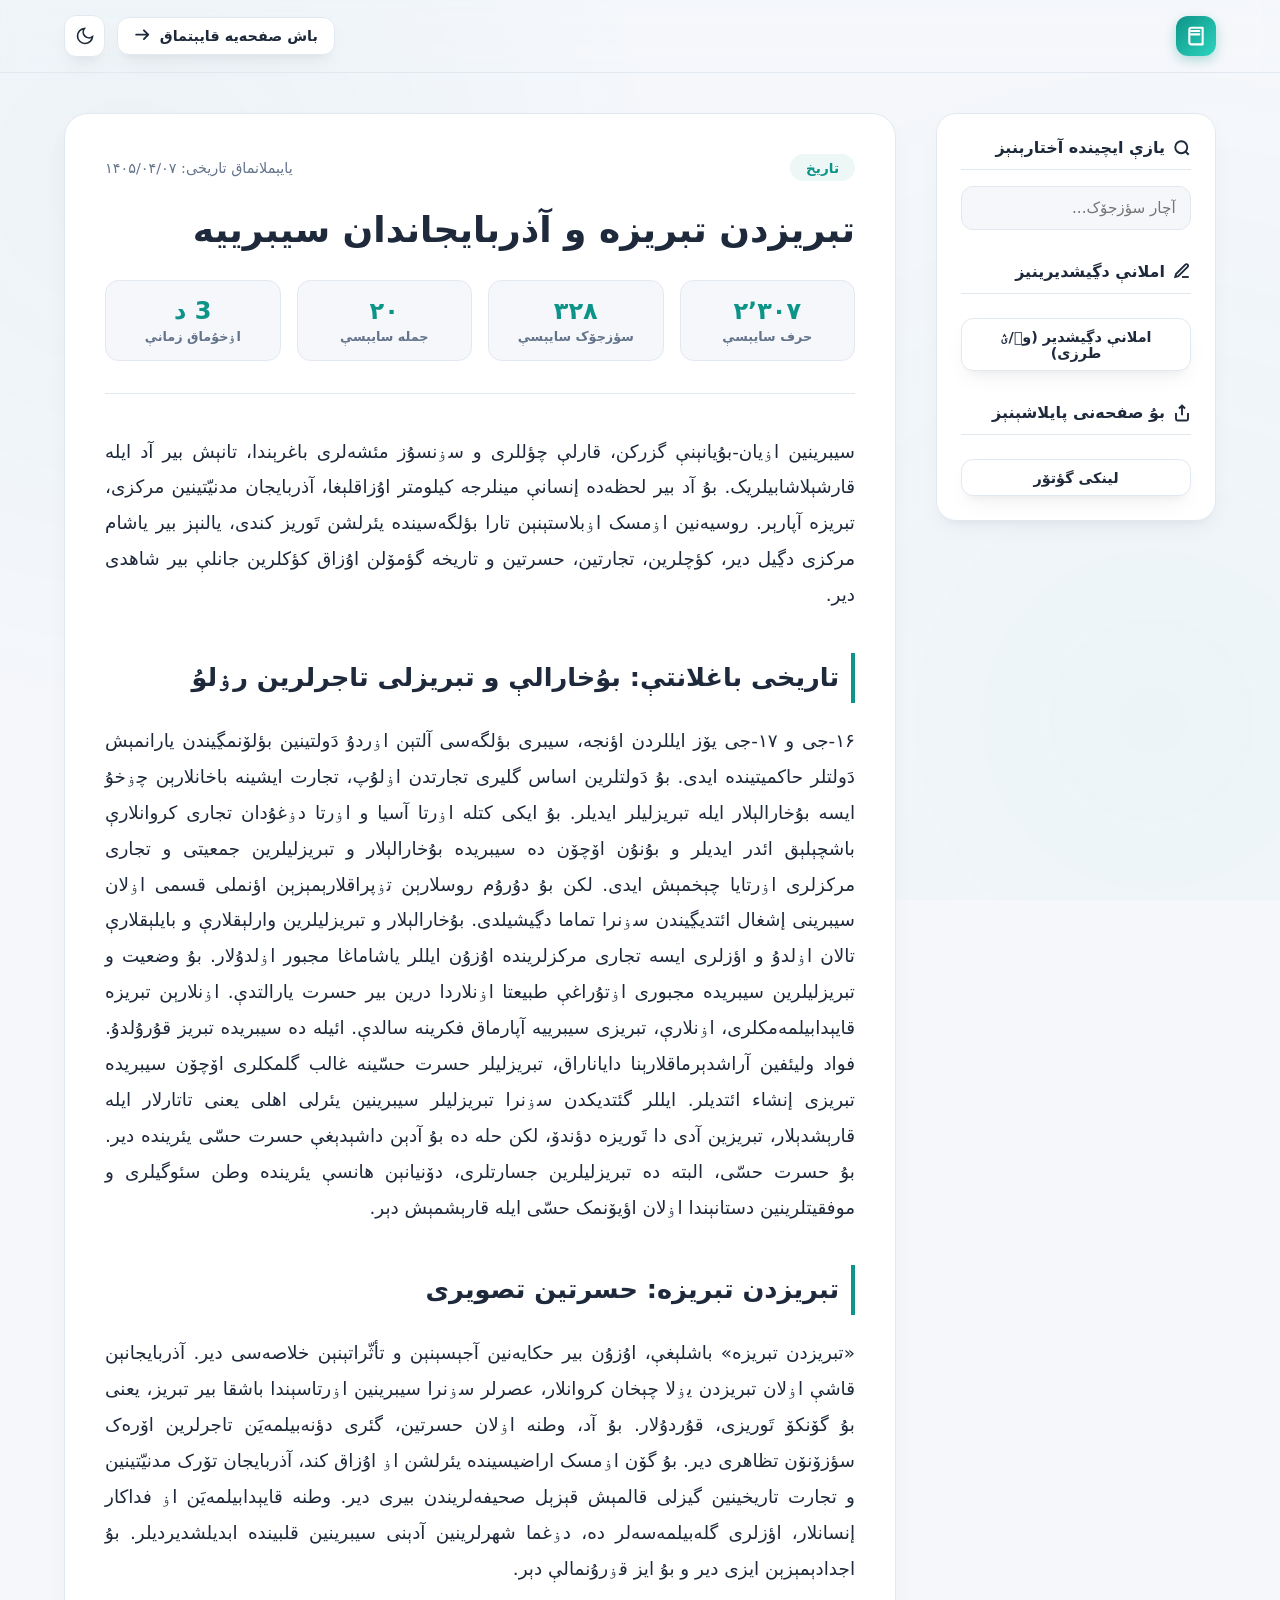
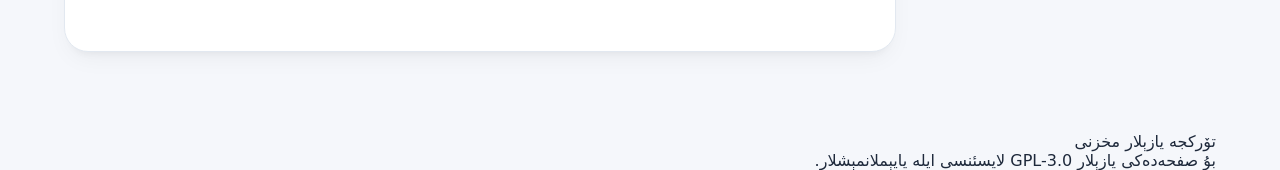
<file: 14050407.html>
<!DOCTYPE html>
<html lang="azb" dir="rtl">
<head>
    <meta charset="UTF-8">
    <meta name="viewport" content="width=device-width, initial-scale=1.0">
    <title>تۆرکجه یازېلار</title>
    <script src="theme.js"></script>
    <link rel="stylesheet" href="article.css" />
</head>
<body>

    <header>
        <div class="container navbar">
            <a href="index.html" class="logo">
                <div class="logo-icon">
                    <svg width="20" height="20" viewBox="0 0 24 24" fill="none" stroke="currentColor" stroke-width="2.5" stroke-linecap="round" stroke-linejoin="round">
                        <path d="M4 19.5v-15A2.5 2.5 0 0 1 6.5 2H20v20H6.5a2.5 2.5 0 0 1-2.5-2.5Z"/>
                        <path d="M6 6h10M6 10h10"/>
                    </svg>
                </div>
            </a>
            <div class="nav-controls">
                <a href="index.html" class="btn-action">
                    <span>باش صفحه‌یه قایېتماق</span>
                    <svg fill="none" viewBox="0 0 24 24" stroke="currentColor">
                        <path stroke-linecap="round" stroke-linejoin="round" d="M13.5 4.5l6 6m0 0l-6 6m6-6H3" />
                    </svg>
                </a>
                <button class="theme-toggle" id="themeToggle" aria-label="تئمی دڲیشدیرمک">
                    <svg id="moonIcon" viewBox="0 0 24 24">
                        <path d="M21 12.79A9 9 0 1 1 11.21 3 7 7 0 0 0 21 12.79z"></path>
                    </svg>
                    <svg id="sunIcon" viewBox="0 0 24 24" style="display: none;">
                        <circle cx="12" cy="12" r="5"></circle>
                        <line x1="12" y1="1" x2="12" y2="3"></line>
                        <line x1="12" y1="21" x2="12" y2="23"></line>
                        <line x1="4.22" y1="4.22" x2="5.64" y2="5.64"></line>
                        <line x1="18.36" y1="18.36" x2="19.78" y2="19.78"></line>
                        <line x1="1" y1="12" x2="3" y2="12"></line>
                        <line x1="21" y1="12" x2="23" y2="12"></line>
                        <line x1="4.22" y1="19.78" x2="5.64" y2="18.36"></line>
                        <line x1="18.36" y1="5.64" x2="19.78" y2="4.22"></line>
                    </svg>
                </button>
            </div>
        </div>
    </header>

    <main class="main-wrapper">
        <div class="container">
            <div class="article-grid">
                
                <!-- Sticky Sidebar (Search inside page tool) -->
                <aside class="sidebar">
                    <div class="sidebar-card">
                        <h3 class="sidebar-title">
                            <svg width="18" height="18" viewBox="0 0 24 24" fill="none" stroke="currentColor" stroke-width="2.5">
                                <circle cx="11" cy="11" r="8"></circle>
                                <line x1="21" y1="21" x2="16.65" y2="16.65"></line>
                            </svg>
                            <span>یازې ایچینده آختارېنېز</span>
                        </h3>
                        <div class="inner-search-container">
                            <input type="text" id="innerSearchInput" class="inner-search-input" placeholder="آچار سؤزجۆک..." aria-label="یازې ایچینده آختارېنېز">
                            <button id="innerSearchClear" class="inner-search-clear" aria-label="سیلمک">
                                <svg width="16" height="16" viewBox="0 0 24 24" fill="none" stroke="currentColor" stroke-width="2">
                                    <line x1="18" y1="6" x2="6" y2="18"></line>
                                    <line x1="6" y1="6" x2="18" y2="18"></line>
                                </svg>
                            </button>
                        </div>
                        <div id="searchResultsInfo" class="search-results-info">داا تاپیلدی: ۰</div>

                        <h3 class="sidebar-title" style="margin-top: 2rem;">
                            <svg width="18" height="18" viewBox="0 0 24 24" fill="none" stroke="currentColor" stroke-width="2.5">
                                <path d="M12 20h9"></path>
                                <path d="M16.5 3.5a2.121 2.121 0 0 1 3 3L7 19l-4 1 1-4L16.5 3.5z"></path>
                            </svg>
                            <span>املانې دڲیشدیرینیز</span>
                        </h3>
                        <button id="btnToggleOrthography" class="btn-action share-button" aria-pressed="false">
                            <span>املا دڲیشدیر (و۟/ؽ طرزی)</span>
                        </button>
                        
                        <h3 class="sidebar-title" style="margin-top: 2rem;">
                            <svg width="18" height="18" viewBox="0 0 24 24" fill="none" stroke="currentColor" stroke-width="2.5">
                                <path d="M4 12v8a2 2 0 0 0 2 2h12a2 2 0 0 0 2-2v-8"></path>
                                <polyline points="16 6 12 2 8 6"></polyline>
                                <line x1="12" y1="2" x2="12" y2="15"></line>
                            </svg>
                            <span>بۇ صفحه‌نی پایلاشېنېز</span>
                        </h3>
                        <button id="btnShare" class="btn-action share-button">
                            <span>لینکی گؤتۆر</span>
                        </button>
                    </div>
                </aside>

                <article class="article-content-card">
                    <div class="article-meta-header">
                        <span class="badge-category" id="categoryBadge">تاریخ</span>
                        <span class="article-date">یایېملانماق تاریخی: ۱۴۰۵/۰۴/۰۷</span>
                    </div>

                    <h1 class="article-main-title" id="articleMainTitle">تبریزدن تبریزه و آذربایجاندان سیبرییه</h1>

                    <div class="stats-grid">
                        <div class="stat-card">
                            <span class="stat-val" id="statCharacters">-</span>
                            <span class="stat-lbl">حرف سایېسې</span>
                        </div>
                        <div class="stat-card">
                            <span class="stat-val" id="statWords">-</span>
                            <span class="stat-lbl">سؤزجۆک سایېسې</span>
                        </div>
                        <div class="stat-card">
                            <span class="stat-val" id="statSentences">-</span>
                            <span class="stat-lbl">جمله سایېسې</span>
                        </div>
                        <div class="stat-card">
                            <span class="stat-val" id="statReadTime">-</span>
                            <span class="stat-lbl">اۏخۇماق زمانې</span>
                        </div>
                    </div>

                    <div class="article-body" id="articleBody">
                        <p>سیبرینین اۏیان-بۇیانېنې گزرکن، قارلې چؤللری و سۏنسۇز مئشه‌لری باغرېندا، تانېش بیر آد ایله قارشېلاشابیلریک. بۇ آد بیر لحظه‌ده إنسانې مینلرجه کیلومتر اۇزاقلېغا، آذربایجان مدنیّتینین مرکزی، تبریزه آپارېر. روسیه‌نین اۏمسک اۏبلاستېنېن تارا بؤلگه‌سینده یئرلشن تَوریز کندی، یالنېز بیر یاشام مرکزی دڲیل دیر، کؤچلرین، تجارتین، حسرتین و تاریخه گؤمۆلن اۇزاق کؤکلرین جانلې بیر شاهدی دیر.</p>
                        <h2>تاریخی باغلانتې: بۇخارالې و تبریزلی تاجرلرین رۏلۇ</h2>
                        <p>۱۶-جی و ۱۷-جی یۆز ایللردن اؤنجه، سیبری بؤلگه‌سی آلتېن اۏردۇ دَولتینین بؤلۆنمڲیندن یارانمېش دَولتلر حاکمیتینده ایدی. بۇ دَولتلرین اساس گلیری تجارتدن اۏلۇپ، تجارت ایشینه باخانلارېن چۏخۇ ایسه بۇخارالېلار ایله تبریزلیلر ایدیلر. بۇ ایکی کتله اۏرتا آسیا و اۏرتا دۏغۇدان تجاری کروانلارې باشچېلېق ائدر ایدیلر و بۇنۇن اۆچۆن ده سیبریده بۇخارالېلار و تبریزلیلرین جمعیتی و تجاری مرکزلری اۏرتایا چېخمېش ایدی. لکن بۇ دۇرۇم روسلارېن تۏپراقلارېمېزېن اؤنملی قسمی اۏلان سیبرینی إشغال ائتدیڲیندن سۏنرا تماما دڲیشیلدی. بۇخارالېلار و تبریزلیلرین وارلېقلارې و بایلېقلارې تالان اۏلدۇ و اؤزلری ایسه تجاری مرکزلرینده اۇزۇن ایللر یاشاماغا مجبور اۏلدۇلار. بۇ وضعیت و تبریزلیلرین سیبریده مجبوری اۏتۇراغې طبیعتا اۏنلاردا درین بیر حسرت یارالتدې. اۏنلارېن تبریزه قایېدابیلمه‌مکلری، اۏنلارې، تبریزی سیبرییه آپارماق فکرینه سالدې. ائیله ده سیبریده تبریز قۇرۇلدۇ. فواد ولیئفین آراشدېرماقلارېنا دایاناراق، تبریزلیلر حسرت حسّینه غالب گلمکلری اۆچۆن سیبریده تبریزی إنشاء ائتدیلر. ایللر گئتدیکدن سۏنرا تبریزلیلر سیبرینین یئرلی اهلی یعنی تاتارلار ایله قارېشدېلار، تبریزین آدی دا تَوریزه دؤندۆ، لکن حله ده بۇ آدېن داشېدېغې حسرت حسّی یئرینده دیر. بۇ حسرت حسّی، البته ده تبریزلیلرین جسارتلری، دۆنیانېن هانسې یئرینده وطن سئوگیلری و موفقیتلرینین دستانېندا اۏلان اؤیۆنمک حسّی ایله قارېشمېش دېر.</p>
                        <h2>تبریزدن تبریزه: حسرتین تصویری</h2>
                        <p>«تبریزدن تبریزه» باشلېغې، اۇزۇن بیر حکایه‌نین آجېسېنېن و تأثّراتېنېن خلاصه‌سی دیر. آذربایجانېن قاشې اۏلان تبریزدن یۏلا چېخان کروانلار، عصرلر سۏنرا سیبرینین اۏرتاسېندا باشقا بیر تبریز، یعنی بۇ گۆنکۆ تَوریزی، قۇردۇلار. بۇ آد، وطنه اۏلان حسرتین، گئری دؤنه‌بیلمه‌یَن تاجرلرین اۆره‌ک سؤزۆنۆن تظاهری دیر. بۇ گۆن اۏمسک اراضیسینده یئرلشن اۏ اۇزاق کند، آذربایجان تۆرک مدنیّتینین و تجارت تاریخینین گیزلی قالمېش قېزېل صحیفه‌لریندن بیری دیر. وطنه قایېدابیلمه‌یَن اۏ فداکار إنسانلار، اؤزلری گله‌بیلمه‌سه‌لر ده، دۏغما شهرلرینین آدېنی سیبرینین قلبینده ابدیلشدیردیلر. بۇ اجدادېمېزېن ایزی دیر و بۇ ایز قۏرۇنمالې دېر.</p>
                    </div>
                </article>

            </div>
        </div>
    </main>

    <footer>
        <div class="container footer-content">
            <div class="footer-text">
                <p class="footer-brand">تۆرکجه یازېلار مخزنی</p>
                <p>بۇ صفحه‌ده‌کی یازېلار GPL-3.0 لایسئنسی ایله یایېملانمېشلار.</p>
            </div>
        </div>
    </footer>

    <div id="toastNotification" class="toast">یازېنېن لینکینی گؤتۆرۆلدۆ!</div>

    <script src="article.js"></script>
</body>
</html>
</file>
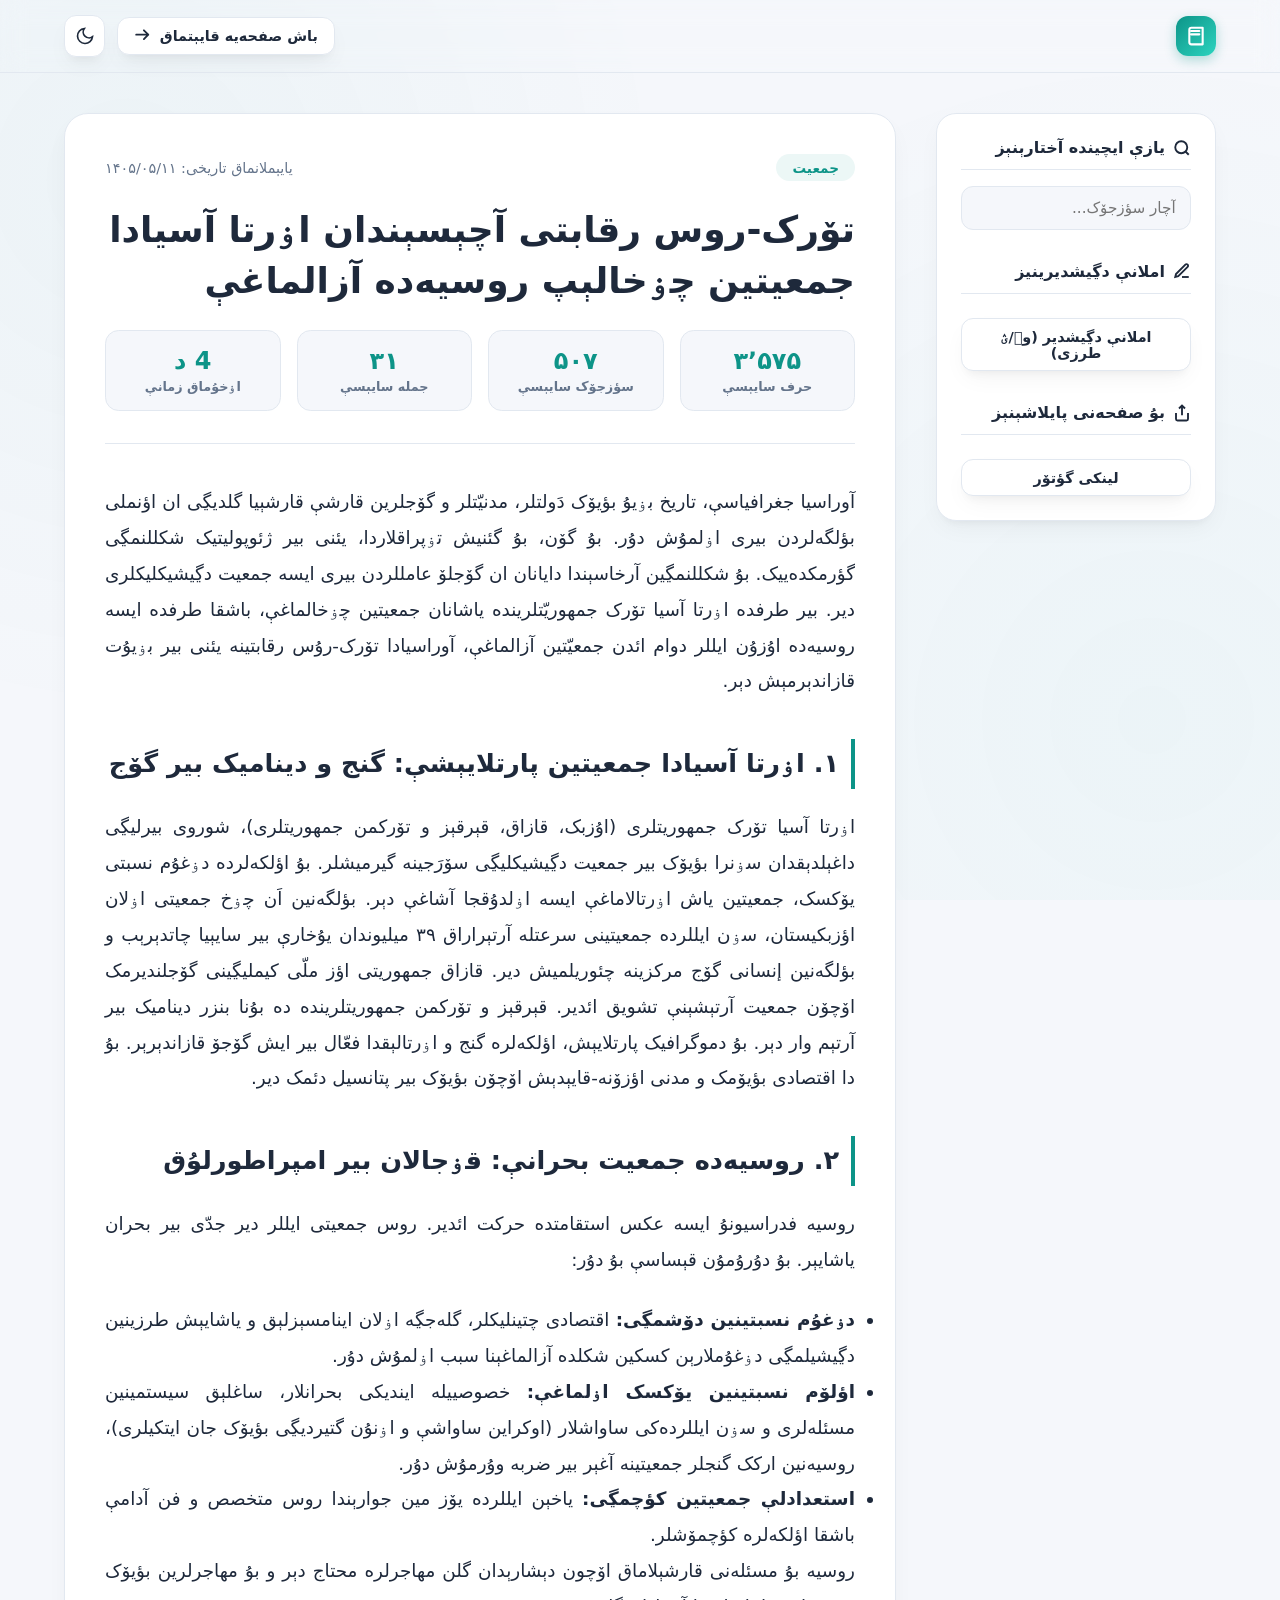
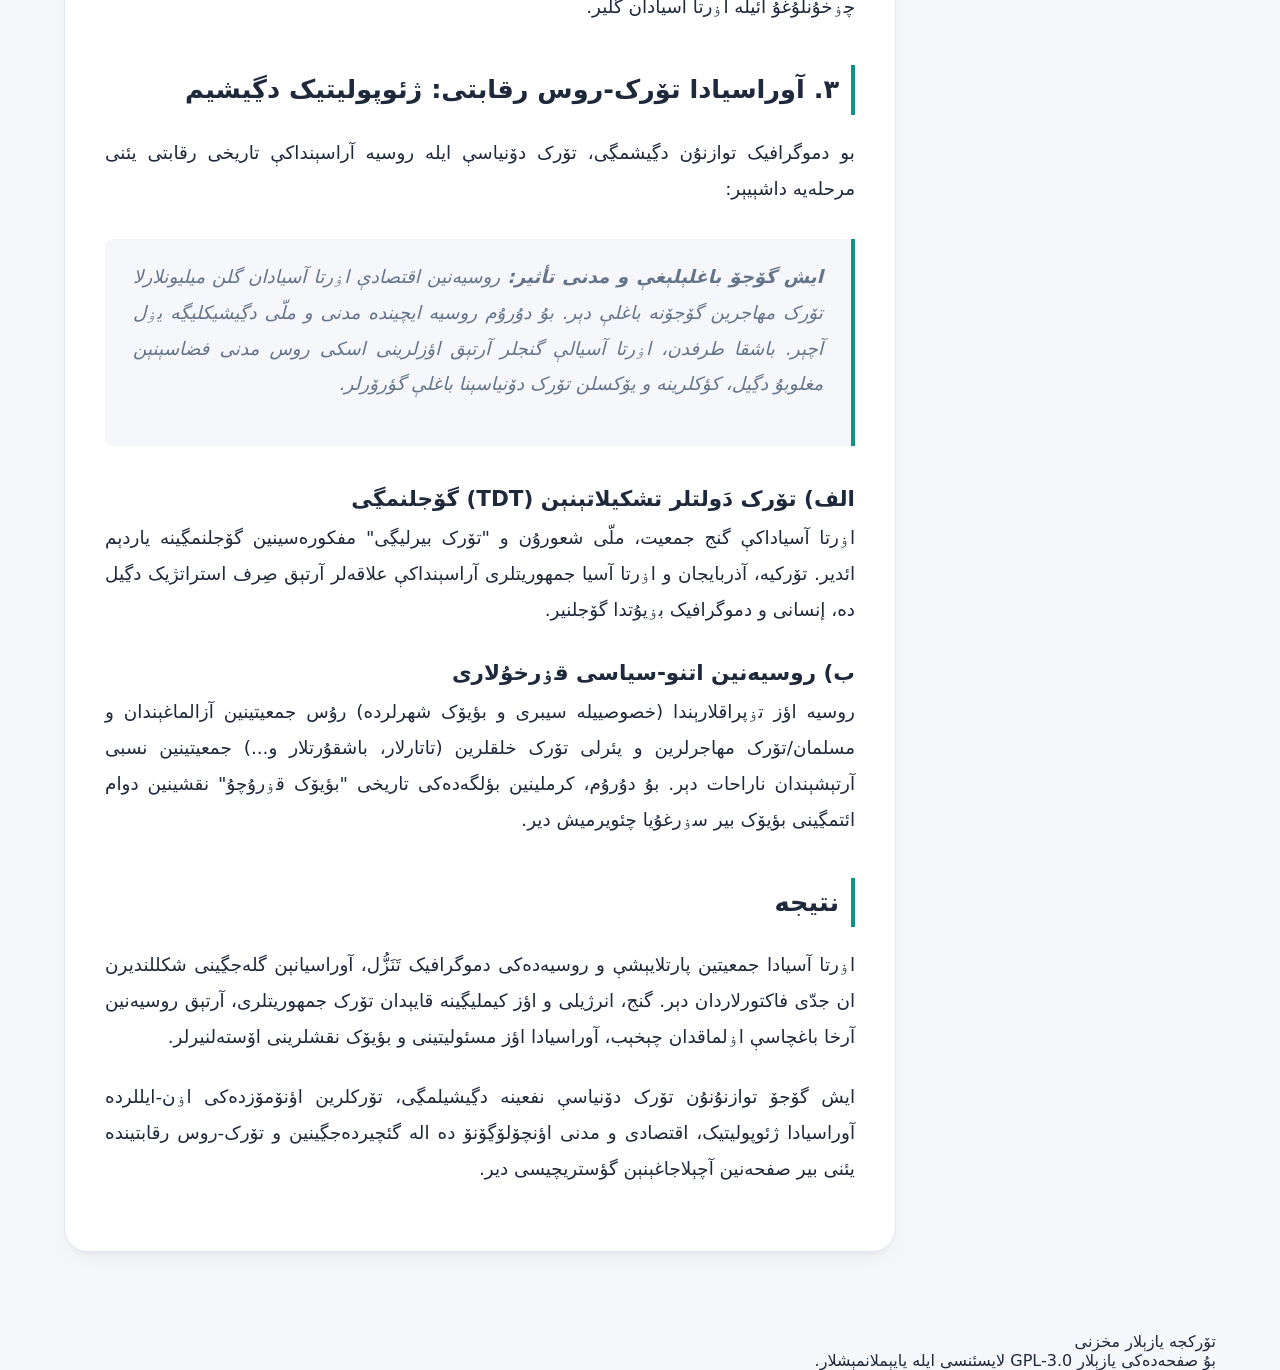
<file: 14050511.html>
<!DOCTYPE html>
<html lang="azb" dir="rtl">
<head>
    <meta charset="UTF-8">
    <meta name="viewport" content="width=device-width, initial-scale=1.0">
    <title>تۆرکجه یازېلار</title>
    <script src="theme.js"></script>
    <link rel="stylesheet" href="article.css" />
</head>
<body>

    <header>
        <div class="container navbar">
            <a href="index.html" class="logo">
                <div class="logo-icon">
                    <svg width="20" height="20" viewBox="0 0 24 24" fill="none" stroke="currentColor" stroke-width="2.5" stroke-linecap="round" stroke-linejoin="round">
                        <path d="M4 19.5v-15A2.5 2.5 0 0 1 6.5 2H20v20H6.5a2.5 2.5 0 0 1-2.5-2.5Z"/>
                        <path d="M6 6h10M6 10h10"/>
                    </svg>
                </div>
            </a>
            <div class="nav-controls">
                <a href="index.html" class="btn-action">
                    <span>باش صفحه‌یه قایېتماق</span>
                    <svg fill="none" viewBox="0 0 24 24" stroke="currentColor">
                        <path stroke-linecap="round" stroke-linejoin="round" d="M13.5 4.5l6 6m0 0l-6 6m6-6H3" />
                    </svg>
                </a>
                <button class="theme-toggle" id="themeToggle" aria-label="تئمی دڲیشدیرمک">
                    <svg id="moonIcon" viewBox="0 0 24 24">
                        <path d="M21 12.79A9 9 0 1 1 11.21 3 7 7 0 0 0 21 12.79z"></path>
                    </svg>
                    <svg id="sunIcon" viewBox="0 0 24 24" style="display: none;">
                        <circle cx="12" cy="12" r="5"></circle>
                        <line x1="12" y1="1" x2="12" y2="3"></line>
                        <line x1="12" y1="21" x2="12" y2="23"></line>
                        <line x1="4.22" y1="4.22" x2="5.64" y2="5.64"></line>
                        <line x1="18.36" y1="18.36" x2="19.78" y2="19.78"></line>
                        <line x1="1" y1="12" x2="3" y2="12"></line>
                        <line x1="21" y1="12" x2="23" y2="12"></line>
                        <line x1="4.22" y1="19.78" x2="5.64" y2="18.36"></line>
                        <line x1="18.36" y1="5.64" x2="19.78" y2="4.22"></line>
                    </svg>
                </button>
            </div>
        </div>
    </header>

    <main class="main-wrapper">
        <div class="container">
            <div class="article-grid">
                
                <aside class="sidebar">
                    <div class="sidebar-card">
                        <h3 class="sidebar-title">
                            <svg width="18" height="18" viewBox="0 0 24 24" fill="none" stroke="currentColor" stroke-width="2.5">
                                <circle cx="11" cy="11" r="8"></circle>
                                <line x1="21" y1="21" x2="16.65" y2="16.65"></line>
                            </svg>
                            <span>یازې ایچینده آختارېنېز</span>
                        </h3>
                        <div class="inner-search-container">
                            <input type="text" id="innerSearchInput" class="inner-search-input" placeholder="آچار سؤزجۆک..." aria-label="یازې ایچینده آختارېنېز">
                            <button id="innerSearchClear" class="inner-search-clear" aria-label="سیلمک">
                                <svg width="16" height="16" viewBox="0 0 24 24" fill="none" stroke="currentColor" stroke-width="2">
                                    <line x1="18" y1="6" x2="6" y2="18"></line>
                                    <line x1="6" y1="6" x2="18" y2="18"></line>
                                </svg>
                            </button>
                        </div>
                        <div id="searchResultsInfo" class="search-results-info">داا تاپیلدی: ۰</div>

                        <h3 class="sidebar-title" style="margin-top: 2rem;">
                            <svg width="18" height="18" viewBox="0 0 24 24" fill="none" stroke="currentColor" stroke-width="2.5">
                                <path d="M12 20h9"></path>
                                <path d="M16.5 3.5a2.121 2.121 0 0 1 3 3L7 19l-4 1 1-4L16.5 3.5z"></path>
                            </svg>
                            <span>املانې دڲیشدیرینیز</span>
                        </h3>
                        <button id="btnToggleOrthography" class="btn-action share-button" aria-pressed="false">
                            <span>املا دڲیشدیر (و۟/ؽ طرزی)</span>
                        </button>
                        
                        <h3 class="sidebar-title" style="margin-top: 2rem;">
                            <svg width="18" height="18" viewBox="0 0 24 24" fill="none" stroke="currentColor" stroke-width="2.5">
                                <path d="M4 12v8a2 2 0 0 0 2 2h12a2 2 0 0 0 2-2v-8"></path>
                                <polyline points="16 6 12 2 8 6"></polyline>
                                <line x1="12" y1="2" x2="12" y2="15"></line>
                            </svg>
                            <span>بۇ صفحه‌نی پایلاشېنېز</span>
                        </h3>
                        <button id="btnShare" class="btn-action share-button">
                            <span>لینکی گؤتۆر</span>
                        </button>
                    </div>
                </aside>

                <article class="article-content-card">
                    <div class="article-meta-header">
                        <span class="badge-category" id="categoryBadge">جمعیت</span>
                        <span class="article-date">یایېملانماق تاریخی: ۱۴۰۵/۰۵/۱۱</span>
                    </div>

                    <h1 class="article-main-title" id="articleMainTitle">تۆرک-روس رقابتی آچېسېندان اۏرتا آسیادا جمعیتین چۏخالېپ روسیه‌ده آزالماغې</h1>

                    <div class="stats-grid">
                        <div class="stat-card">
                            <span class="stat-val" id="statCharacters">-</span>
                            <span class="stat-lbl">حرف سایېسې</span>
                        </div>
                        <div class="stat-card">
                            <span class="stat-val" id="statWords">-</span>
                            <span class="stat-lbl">سؤزجۆک سایېسې</span>
                        </div>
                        <div class="stat-card">
                            <span class="stat-val" id="statSentences">-</span>
                            <span class="stat-lbl">جمله سایېسې</span>
                        </div>
                        <div class="stat-card">
                            <span class="stat-val" id="statReadTime">-</span>
                            <span class="stat-lbl">اۏخۇماق زمانې</span>
                        </div>
                    </div>

                    <div class="article-body" id="articleBody">
                        <p>آوراسیا جغرافیاسې، تاریخ بۏیۇ بؤیۆک دَولتلر، مدنیّتلر و گۆجلرین قارشې قارشېیا گلدیڲی ان اؤنملی بؤلگه‌لردن بیری اۏلمۇش دۇر. بۇ گۆن، بۇ گئنیش تۏپراقلاردا، یئنی بیر ژئوپولیتیک شکللنمڲی گؤرمکده‌ییک. بۇ شکللنمڲین آرخاسېندا دایانان ان گۆجلۆ عامللردن بیری ایسه جمعیت دڲیشیکلیکلری دیر. بیر طرفده اۏرتا آسیا تۆرک جمهوریّتلرینده یاشانان جمعیتین چۏخالماغې، باشقا طرفده ایسه روسیه‌ده اۇزۇن ایللر دوام ائدن جمعیّتین آزالماغې، آوراسیادا تۆرک-رۇس رقابتینه یئنی بیر بۏیۇت قازاندېرمېش دېر.</p>
                        <h2>۱. اۏرتا آسیادا جمعیتین پارتلایېشې: گنج و دینامیک بیر گۆج</h2>
                        <p>اۏرتا آسیا تۆرک جمهوریتلری (اۇزبک، قازاق، قېرقېز و تۆرکمن جمهوریتلری)، شوروی بیرلیڲی داغېلدېقدان سۏنرا بؤیۆک بیر جمعیت دڲیشیکلیڲی سۆرَجینه گیرمیشلر. بۇ اؤلکه‌لرده دۏغۇم نسبتی یۆکسک، جمعیتین یاش اۏرتالاماغې ایسه اۏلدۇقجا آشاغې دېر. بؤلگه‌نین اَن چۏخ جمعیتی اۏلان اؤزبکیستان، سۏن ایللرده جمعیتینی سرعتله آرتېراراق ۳۹ میلیوندان یۇخارې بیر سایېیا چاتدېرېب و بؤلگه‌نین إنسانی گۆج مرکزینه چئوریلمیش دیر. قازاق جمهوریتی اؤز ملّی کیملیڲینی گۆجلندیرمک اۆچۆن جمعیت آرتېشېنې تشویق ائدیر. قېرقېز و تۆرکمن جمهوریتلرینده ده بۇنا بنزر دینامیک بیر آرتېم وار دېر. بۇ دموگرافیک پارتلایېش، اؤلکه‌لره گنج و اۏرتالېقدا فعّال بیر ایش گۆجۆ قازاندېرېر. بۇ دا اقتصادی بؤیۆمک و مدنی اؤزۆنه-قایېدېش اۆچۆن بؤیۆک بیر پتانسیل دئمک دیر.</p>
                        <h2>۲. روسیه‌ده جمعیت بحرانې: قۏجالان بیر امپراطورلۇق</h2>
                        <p>روسیه فدراسیونۇ ایسه عکس استقامتده حرکت ائدیر. روس جمعیتی ایللر دیر جدّی بیر بحران یاشایېر. بۇ دۇرۇمۇن قېساسې بۇ دۇر:</p>
                        <ul>
                        <li><strong>دۏغۇم نسبتینین دۆشمڲی:</strong> اقتصادی چتینلیکلر، گله‌جڲه اۏلان اینامسېزلېق و یاشایېش طرزینین دڲیشیلمڲی دۏغۇملارېن کسکین شکلده آزالماغېنا سبب اۏلمۇش دۇر.</li>
                        <li><strong>اؤلۆم نسبتینین یۆکسک اۏلماغې:</strong> خصوصییله ایندیکی بحرانلار، ساغلېق سیستمینین مسئله‌لری و سۏن ایللرده‌کی ساواشلار (اوکراین ساواشې و اۏنۇن گتیردیڲی بؤیۆک جان ایتکیلری)، روسیه‌نین ارکک گنجلر جمعیتینه آغېر بیر ضربه وۇرمۇش دۇر.</li>
                        <li><strong>استعدادلې جمعیتین کؤچمڲی:</strong> یاخېن ایللرده یۆز مین جوارېندا روس متخصص و فن آدامې باشقا اؤلکه‌لره کؤچمۆشلر.</li>
                        </ul>
                        <p>روسیه بۇ مسئله‌نی قارشېلاماق اۆچون دېشارېدان گلن مهاجرلره محتاج دېر و بۇ مهاجرلرین بؤیۆک چۏخۇنلۇغۇ ائیله اۏرتا آسیادان گلیر.</p>
                        <h2>۳. آوراسیادا تۆرک-روس رقابتی: ژئوپولیتیک دڲیشیم</h2>
                        <p>بو دموگرافیک توازنۇن دڲیشمڲی، تۆرک دۆنیاسې ایله روسیه آراسېنداکې تاریخی رقابتی یئنی مرحله‌یه داشېیېر:</p>
                        <blockquote>
                        <p><strong>ایش گۆجۆ باغلېلېغې و مدنی تأثیر:</strong> روسیه‌نین اقتصادې اۏرتا آسیادان گلن میلیونلارلا تۆرک مهاجرین گۆجۆنه باغلې دېر. بۇ دۇرۇم روسیه ایچینده مدنی و ملّی دڲیشیکلیڲه یۏل آچېر. باشقا طرفدن، اۏرتا آسیالې گنجلر آرتېق اؤزلرینی اسکی روس مدنی فضاسېنېن مغلوبۇ دڲیل، کؤکلرینه و یۆکسلن تۆرک دۆنیاسېنا باغلې گؤرۆرلر.</p>
                        </blockquote>
                        <h3>الف) تۆرک دَولتلر تشکیلاتېنېن (TDT) گۆجلنمڲی</h3>
                        <p>اۏرتا آسیاداکې گنج جمعیت، ملّی شعورۇن و &quot;تۆرک بیرلیڲی&quot; مفکوره‌سینین گۆجلنمڲینه یاردېم ائدیر. تۆرکیه، آذربایجان و اۏرتا آسیا جمهوریتلری آراسېنداکې علاقه‌لر آرتېق صِرف استراتژیک دڲیل ده، إنسانی و دموگرافیک بۏیۇتدا گۆجلنیر.</p>
                        <h3>ب) روسیه‌نین اتنو-سیاسی قۏرخۇلاری</h3>
                        <p>روسیه اؤز تۏپراقلارېندا (خصوصییله سیبری و بؤیۆک شهرلرده) رۇس جمعیتینین آزالماغېندان و مسلمان/تۆرک مهاجرلرین و یئرلی تۆرک خلقلرین (تاتارلار، باشقۇرتلار و...) جمعیتینین نسبی آرتېشېندان ناراحات دېر. بۇ دۇرۇم، کرملینین بؤلگه‌ده‌کی تاریخی &quot;بؤیۆک قۏرۇچۇ&quot; نقشینین دوام ائتمڲینی بؤیۆک بیر سۏرغۇیا چئویرمیش دیر.</p>
                        <h2>نتیجه</h2>
                        <p>اۏرتا آسیادا جمعیتین پارتلایېشې و روسیه‌ده‌کی دموگرافیک تَنَزُّل، آوراسیانېن گله‌جڲینی شکللندیرن ان جدّی فاکتورلاردان دېر. گنج، انرژیلی و اؤز کیملیڲینه قایېدان تۆرک جمهوریتلری، آرتېق روسیه‌نین آرخا باغچاسې اۏلماقدان چېخېب، آوراسیادا اؤز مسئولیتینی و بؤیۆک نقشلرینی اۆسته‌لنیرلر.</p>
                        <p>ایش گۆجۆ توازنۇنۇن تۆرک دۆنیاسې نفعینه دڲیشیلمڲی، تۆرکلرین اؤنۆمۆزده‌کی اۏن-ایللرده آوراسیادا ژئوپولیتیک، اقتصادی و مدنی اؤنچۆلۆڲۆنۆ ده اله گئچیرده‌جڲینین و تۆرک-روس رقابتینده یئنی بیر صفحه‌نین آچېلاجاغېنېن گؤستریچیسی دیر.</p>
                    </div>
                </article>

            </div>
        </div>
    </main>

    <footer>
        <div class="container footer-content">
            <div class="footer-text">
                <p class="footer-brand">تۆرکجه یازېلار مخزنی</p>
                <p>بۇ صفحه‌ده‌کی یازېلار GPL-3.0 لایسئنسی ایله یایېملانمېشلار.</p>
            </div>
        </div>
    </footer>

    <div id="toastNotification" class="toast">یازېنېن لینکینی گؤتۆرۆلدۆ!</div>

    <script src="article.js"></script>
</body>
</html>
</file>
<file: index.css>
/* Modern CSS Reset & Variable Definitions */
:root {
    --bg-primary-light: #f5f7fb;
    --bg-secondary-light: #ffffff;
    --text-primary-light: #1e293b;
    --text-secondary-light: #64748b;
    --accent-light: #0d9488; /* Premium Teal */
    --accent-hover-light: #0f766e;
    --card-shadow-light: 0 10px 25px -5px rgba(0, 0, 0, 0.05), 0 8px 10px -6px rgba(0, 0, 0, 0.05);
    --border-light: #e2e8f0;

    --bg-primary-dark: #0f172a;
    --bg-secondary-dark: #1e293b;
    --text-primary-dark: #f8fafc;
    --text-secondary-dark: #94a3b8;
    --accent-dark: #14b8a6;
    --accent-hover-dark: #2dd4bf;
    --card-shadow-dark: 0 10px 25px -5px rgba(0, 0, 0, 0.3), 0 8px 10px -6px rgba(0, 0, 0, 0.3);
    --border-dark: #334155;

    /* Default Theme Setup (Light mode fallback, overridden by class) */
    --bg-primary: var(--bg-primary-light);
    --bg-secondary: var(--bg-secondary-light);
    --text-primary: var(--text-primary-light);
    --text-secondary: var(--text-secondary-light);
    --accent: var(--accent-light);
    --accent-hover: var(--accent-hover-light);
    --card-shadow: var(--card-shadow-light);
    --border: var(--border-light);

    --transition-speed: 0.3s;
}

.dark-mode {
    --bg-primary: var(--bg-primary-dark);
    --bg-secondary: var(--bg-secondary-dark);
    --text-primary: var(--text-primary-dark);
    --text-secondary: var(--text-secondary-dark);
    --accent: var(--accent-dark);
    --accent-hover: var(--accent-hover-dark);
    --card-shadow: var(--card-shadow-dark);
    --border: var(--border-dark);
}

* {
    box-sizing: border-box;
    margin: 0;
    padding: 0;
    font-family: system-ui, -apple-system, BlinkMacSystemFont, "Segoe UI", Roboto, "Helvetica Neue", Arial, Tahoma, "Vazirmatn", sans-serif;
    transition: background-color var(--transition-speed), color var(--transition-speed), border-color var(--transition-speed), box-shadow var(--transition-speed);
}

body {
    background-color: var(--bg-primary);
    color: var(--text-primary);
    min-height: 100vh;
    display: flex;
    flex-direction: column;
    overflow-x: hidden;
    position: relative;
}

/* Subtle Animated Background */
body::before {
    content: '';
    position: fixed;
    top: 0;
    left: 0;
    width: 100%;
    height: 100%;
    z-index: -1;
    background: radial-gradient(circle at 10% 20%, rgba(13, 148, 136, 0.04) 0%, transparent 40%),
                radial-gradient(circle at 90% 80%, rgba(20, 184, 166, 0.04) 0%, transparent 50%);
    animation: bgDrift 20s ease-wrap infinite alternate;
}

@keyframes bgDrift {
    0% {
        transform: scale(1) translate(0px, 0px);
    }
    100% {
        transform: scale(1.1) translate(20px, -20px);
    }
}

/* Container Layout */
.container {
    width: 100%;
    max-width: 1200px;
    margin: 0 auto;
    padding: 0 1.5rem;
}

/* Header / Navbar */
header {
    background-color: rgba(255, 255, 255, 0.01);
    backdrop-filter: blur(12px);
    -webkit-backdrop-filter: blur(12px);
    border-bottom: 1px solid var(--border);
    position: sticky;
    top: 0;
    z-index: 50;
}

.navbar {
    display: flex;
    justify-content: space-between;
    align-items: center;
    height: 4.5rem;
}

.logo {
    display: flex;
    align-items: center;
    gap: 0.75rem;
    text-decoration: none;
    color: var(--text-primary);
    font-weight: 800;
    font-size: 1.5rem;
    letter-spacing: -0.025em;
}

.logo-icon {
    background: linear-gradient(135deg, var(--accent), #2dd4bf);
    color: white;
    width: 2.5rem;
    height: 2.5rem;
    border-radius: 0.75rem;
    display: flex;
    align-items: center;
    justify-content: center;
    box-shadow: 0 4px 12px rgba(13, 148, 136, 0.3);
}

.logo-text {
    background: linear-gradient(135deg, var(--text-primary), var(--accent));
    -webkit-background-clip: text;
    -webkit-text-fill-color: transparent;
}

/* Modern Theme Toggle Button */
.theme-toggle {
    background: var(--bg-secondary);
    border: 1px solid var(--border);
    color: var(--text-primary);
    padding: 0.6rem;
    border-radius: 0.75rem;
    cursor: pointer;
    display: flex;
    align-items: center;
    justify-content: center;
    box-shadow: var(--card-shadow);
}

.theme-toggle:hover {
    border-color: var(--accent);
    transform: translateY(-2px);
}

.theme-toggle svg {
    width: 1.25rem;
    height: 1.25rem;
    fill: none;
    stroke: currentColor;
    stroke-width: 2;
}

/* Navbar Controls Container */
.nav-controls {
    display: flex;
    align-items: center;
    gap: 0.5rem;
}

/* Orthography Toggle Button */
.btn-orthography {
    background: var(--bg-secondary);
    border: 1px solid var(--border);
    color: var(--text-primary);
    padding: 0.5rem 0.65rem;
    border-radius: 0.75rem;
    cursor: pointer;
    display: flex;
    align-items: center;
    justify-content: center;
    box-shadow: var(--card-shadow);
    font-size: 1.1rem;
    font-weight: 700;
    line-height: 1;
    transition: background-color var(--transition-speed), color var(--transition-speed), border-color var(--transition-speed), transform 0.2s;
}

.btn-orthography:hover {
    border-color: var(--accent);
    transform: translateY(-2px);
}

.btn-orthography.active {
    background: var(--accent);
    color: #ffffff;
    border-color: var(--accent);
}

/* Hero / Search Section */
.hero {
    padding: 4rem 0 2.5rem 0;
    text-align: center;
}

.hero h1 {
    font-size: 2.5rem;
    font-weight: 800;
    margin-bottom: 1rem;
    line-height: 1.3;
}

.hero p {
    color: var(--text-secondary);
    font-size: 1.125rem;
    max-width: 600px;
    margin: 0 auto 2.5rem auto;
    line-height: 1.7;
}

/* Beautiful Floating Search Box */
.search-container {
    max-width: 640px;
    margin: 0 auto;
    position: relative;
    background: var(--bg-secondary);
    border-radius: 1.25rem;
    padding: 0.35rem;
    box-shadow: var(--card-shadow);
    border: 1px solid var(--border);
    display: flex;
    align-items: center;
}

.search-container:focus-within {
    border-color: var(--accent);
    box-shadow: 0 0 0 3px rgba(13, 148, 136, 0.15);
}

.search-icon {
    padding: 0 1rem;
    color: var(--text-secondary);
    display: flex;
    align-items: center;
}

.search-icon svg {
    width: 1.4rem;
    height: 1.4rem;
    fill: none;
    stroke: currentColor;
    stroke-width: 2;
}

.search-input {
    width: 100%;
    border: none;
    background: transparent;
    padding: 0.75rem 0.5rem;
    font-size: 1.1rem;
    color: var(--text-primary);
    outline: none;
}

.search-clear {
    background: none;
    border: none;
    padding: 0.5rem;
    margin-left: 0.5rem;
    cursor: pointer;
    color: var(--text-secondary);
    border-radius: 50%;
    display: none;
    align-items: center;
    justify-content: center;
}

.search-clear:hover {
    background-color: var(--bg-primary);
    color: var(--text-primary);
}

/* Filter Keywords (Tags) Section */
.tags-filter-container {
    max-width: 800px;
    margin: 1.5rem auto 0 auto;
    display: flex;
    flex-wrap: wrap;
    justify-content: center;
    gap: 0.5rem;
}

.filter-tag {
    background: var(--bg-secondary);
    color: var(--text-secondary);
    border: 1px solid var(--border);
    padding: 0.5rem 1rem;
    border-radius: 2rem;
    font-size: 0.875rem;
    font-weight: 500;
    cursor: pointer;
    user-select: none;
}

.filter-tag:hover {
    border-color: var(--accent);
    color: var(--accent);
}

.filter-tag.active {
    background: var(--accent);
    color: #ffffff;
    border-color: var(--accent);
    box-shadow: 0 4px 10px rgba(13, 148, 136, 0.2);
}

/* Main Content Grid */
.main-content {
    padding: 2rem 0 5rem 0;
    flex-grow: 1;
}

.section-header {
    display: flex;
    justify-content: space-between;
    align-items: center;
    margin-bottom: 2rem;
    border-bottom: 2px solid var(--border);
    padding-bottom: 0.75rem;
}

.section-title {
    font-size: 1.25rem;
    font-weight: 700;
    position: relative;
}

.section-title::after {
    content: '';
    position: absolute;
    bottom: -0.9rem;
    right: 0;
    width: 3rem;
    height: 2px;
    background-color: var(--accent);
}

.results-count {
    color: var(--text-secondary);
    font-size: 0.9rem;
}

/* Grid of Article Cards */
.cards-grid {
    display: grid;
    grid-template-columns: repeat(auto-fill, minmax(320px, 1fr));
    gap: 2rem;
}

/* Modern Premium Card Styling */
.card {
    background: var(--bg-secondary);
    border: 1px solid var(--border);
    border-radius: 1.25rem;
    padding: 1.75rem;
    display: flex;
    flex-direction: column;
    justify-content: space-between;
    box-shadow: var(--card-shadow);
    position: relative;
    overflow: hidden;
}

.card::before {
    content: '';
    position: absolute;
    top: 0;
    right: 0;
    width: 100%;
    height: 4px;
    background: linear-gradient(90deg, transparent, var(--accent), transparent);
    opacity: 0;
    transition: opacity 0.3s;
}

.card:hover {
    transform: translateY(-4px);
    border-color: var(--accent);
    box-shadow: 0 15px 30px -10px rgba(0, 0, 0, 0.1), 0 10px 15px -10px rgba(0, 0, 0, 0.05);
}

.dark-mode .card:hover {
    box-shadow: 0 20px 25px -5px rgba(0,0,0,0.4), 0 10px 10px -5px rgba(0,0,0,0.3);
}

.card:hover::before {
    opacity: 1;
}

.card-header {
    display: flex;
    justify-content: space-between;
    align-items: center;
    margin-bottom: 1rem;
}

.card-category {
    background: rgba(13, 148, 136, 0.08);
    color: var(--accent);
    font-size: 0.75rem;
    font-weight: 700;
    padding: 0.25rem 0.75rem;
    border-radius: 2rem;
}

.dark-mode .card-category {
    background: rgba(20, 184, 166, 0.15);
}

.card-date {
    color: var(--text-secondary);
    font-size: 0.8rem;
}

.card-title {
    font-size: 1.35rem;
    font-weight: 700;
    line-height: 1.4;
    margin-bottom: 0.85rem;
    color: var(--text-primary);
}

.card-abstract {
    color: var(--text-secondary);
    font-size: 0.95rem;
    line-height: 1.7;
    margin-bottom: 1.75rem;
    flex-grow: 1;
    /* Multi-line clamp for abstracts */
    display: -webkit-box;
    -webkit-line-clamp: 5;
    -webkit-box-orient: vertical;
    overflow: hidden;
}

.card-footer {
    display: flex;
    justify-content: space-between;
    align-items: center;
    border-top: 1px solid var(--border);
    padding-top: 1.25rem;
}

.card-link {
    display: inline-flex;
    align-items: center;
    gap: 0.5rem;
    color: var(--accent);
    text-decoration: none;
    font-weight: 600;
    font-size: 0.95rem;
}

.card-link:hover {
    color: var(--accent-hover);
}

.card-link svg {
    width: 1.1rem;
    height: 1.1rem;
    fill: none;
    stroke: currentColor;
    stroke-width: 2.5;
    transition: transform 0.2s;
}

.card-link:hover svg {
    transform: translateX(-4px); /* Moves left since layout is RTL */
}

.card-reading-time {
    display: inline-flex;
    align-items: center;
    gap: 0.35rem;
    color: var(--text-secondary);
    font-size: 0.85rem;
}

.card-reading-time svg {
    width: 1rem;
    height: 1rem;
    fill: none;
    stroke: currentColor;
    stroke-width: 2;
}

/* Empty State */
.empty-state {
    grid-column: 1 / -1;
    text-align: center;
    padding: 5rem 2rem;
    background: var(--bg-secondary);
    border: 1px solid var(--border);
    border-radius: 1.25rem;
    box-shadow: var(--card-shadow);
}

.empty-state svg {
    width: 4rem;
    height: 4rem;
    color: var(--text-secondary);
    margin-bottom: 1.5rem;
    stroke-width: 1.5;
}

.empty-state h3 {
    font-size: 1.5rem;
    font-weight: 700;
    margin-bottom: 0.5rem;
}

.empty-state p {
    color: var(--text-secondary);
}

/* Footer */
footer {
    background-color: var(--bg-secondary);
    border-top: 1px solid var(--border);
    padding: 2rem 0;
    margin-top: auto;
}

.footer-content {
    display: flex;
    flex-direction: column;
    align-items: center;
    gap: 1rem;
    text-align: center;
}

.footer-text {
    color: var(--text-secondary);
    font-size: 0.9rem;
    line-height: 1.6;
}

.footer-brand {
    font-weight: 700;
    color: var(--text-primary);
}

/* Mobile Adjustments (Responsive CSS) */
@media (max-width: 768px) {
    .hero h1 {
        font-size: 2rem;
    }
    .hero p {
        font-size: 1rem;
        padding: 0 1rem;
    }
    .cards-grid {
        grid-template-columns: 1fr;
        gap: 1.5rem;
    }
    .navbar {
        height: 4rem;
    }
}
</file>
<file: article.css>
/* */
:root {
    --bg-primary-light: #f5f7fb;
    --bg-secondary-light: #ffffff;
    --text-primary-light: #1e293b;
    --text-secondary-light: #64748b;
    --accent-light: #0d9488; /* Premium Teal */
    --accent-hover-light: #0f766e;
    --card-shadow-light: 0 10px 25px -5px rgba(0, 0, 0, 0.05), 0 8px 10px -6px rgba(0, 0, 0, 0.05);
    --border-light: #e2e8f0;

    --bg-primary-dark: #0f172a;
    --bg-secondary-dark: #1e293b;
    --text-primary-dark: #f8fafc;
    --text-secondary-dark: #94a3b8;
    --accent-dark: #14b8a6;
    --accent-hover-dark: #2dd4bf;
    --card-shadow-dark: 0 10px 25px -5px rgba(0, 0, 0, 0.3), 0 8px 10px -6px rgba(0, 0, 0, 0.3);
    --border-dark: #334155;

    /* Standard Active Palette */
    --bg-primary: var(--bg-primary-light);
    --bg-secondary: var(--bg-secondary-light);
    --text-primary: var(--text-primary-light);
    --text-secondary: var(--text-secondary-light);
    --accent: var(--accent-light);
    --accent-hover: var(--accent-hover-light);
    --card-shadow: var(--card-shadow-light);
    --border: var(--border-light);

    --transition-speed: 0.3s;
}

.dark-mode {
    --bg-primary: var(--bg-primary-dark);
    --bg-secondary: var(--bg-secondary-dark);
    --text-primary: var(--text-primary-dark);
    --text-secondary: var(--text-secondary-dark);
    --accent: var(--accent-dark);
    --accent-hover: var(--accent-hover-dark);
    --card-shadow: var(--card-shadow-dark);
    --border: var(--border-dark);
}

* {
    box-sizing: border-box;
    margin: 0;
    padding: 0;
    font-family: system-ui, -apple-system, BlinkMacSystemFont, "Segoe UI", Roboto, "Helvetica Neue", Arial, Tahoma, "Vazirmatn", sans-serif;
    transition: background-color var(--transition-speed), color var(--transition-speed), border-color var(--transition-speed), box-shadow var(--transition-speed);
}

body {
    background-color: var(--bg-primary);
    color: var(--text-primary);
    min-height: 100vh;
    display: flex;
    flex-direction: column;
    overflow-x: hidden;
    position: relative;
}

/* */
body::before {
    content: '';
    position: fixed;
    top: 0;
    left: 0;
    width: 100%;
    height: 100%;
    z-index: -1;
    background: radial-gradient(circle at 10% 20%, rgba(13, 148, 136, 0.04) 0%, transparent 40%),
                radial-gradient(circle at 90% 80%, rgba(20, 184, 166, 0.04) 0%, transparent 50%);
    animation: bgDrift 20s ease-wrap infinite alternate;
}

@keyframes bgDrift {
    0% { transform: scale(1) translate(0px, 0px); }
    100% { transform: scale(1.1) translate(20px, -20px); }
}

.container {
    width: 100%;
    max-width: 1200px;
    margin: 0 auto;
    padding: 0 1.5rem;
}

/* Header / Navbar */
header {
    background-color: rgba(255, 255, 255, 0.01);
    backdrop-filter: blur(12px);
    -webkit-backdrop-filter: blur(12px);
    border-bottom: 1px solid var(--border);
    position: sticky;
    top: 0;
    z-index: 50;
}

.navbar {
    display: flex;
    justify-content: space-between;
    align-items: center;
    height: 4.5rem;
}

.logo {
    display: flex;
    align-items: center;
    gap: 0.75rem;
    text-decoration: none;
    color: var(--text-primary);
    font-weight: 800;
    font-size: 1.5rem;
}

.logo-icon {
    background: linear-gradient(135deg, var(--accent), #2dd4bf);
    color: white;
    width: 2.5rem;
    height: 2.5rem;
    border-radius: 0.75rem;
    display: flex;
    align-items: center;
    justify-content: center;
    box-shadow: 0 4px 12px rgba(13, 148, 136, 0.3);
}

.nav-controls {
    display: flex;
    align-items: center;
    gap: 0.75rem;
}

.btn-action {
    background: var(--bg-secondary);
    border: 1px solid var(--border);
    color: var(--text-primary);
    padding: 0.6rem 1rem;
    border-radius: 0.75rem;
    cursor: pointer;
    display: inline-flex;
    align-items: center;
    gap: 0.5rem;
    font-weight: 600;
    text-decoration: none;
    font-size: 0.9rem;
    box-shadow: var(--card-shadow);
}

.btn-action:hover {
    border-color: var(--accent);
    color: var(--accent);
    transform: translateY(-2px);
}

.btn-action svg {
    width: 1.1rem;
    height: 1.1rem;
    stroke-width: 2.5;
}

/* Modern Theme Toggle Button Sizing and Styling */
.theme-toggle {
    background: var(--bg-secondary);
    border: 1px solid var(--border);
    color: var(--text-primary);
    padding: 0.6rem;
    border-radius: 0.75rem;
    cursor: pointer;
    display: inline-flex;
    align-items: center;
    justify-content: center;
    box-shadow: var(--card-shadow);
    flex-shrink: 0;
}

.theme-toggle:hover {
    border-color: var(--accent);
    transform: translateY(-2px);
}

.theme-toggle svg {
    width: 1.25rem;
    height: 1.25rem;
    fill: none;
    stroke: currentColor;
    stroke-width: 2;
}

/* Main Content Container Grid */
.main-wrapper {
    padding: 2.5rem 0 5rem 0;
    flex-grow: 1;
}

.article-grid {
    display: grid;
    grid-template-columns: 280px 1fr;
    gap: 2.5rem;
    align-items: start;
}

/* */
/* Sidebar layout containing inner search tool & index controls */
.sidebar {
    position: sticky;
    top: 6.5rem;
    display: flex;
    flex-direction: column;
    gap: 1.5rem;
}

.sidebar-card {
    background: var(--bg-secondary);
    border: 1px solid var(--border);
    border-radius: 1.25rem;
    padding: 1.5rem;
    box-shadow: var(--card-shadow);
}

.sidebar-title {
    font-size: 1rem;
    font-weight: 700;
    margin-bottom: 1rem;
    display: flex;
    align-items: center;
    gap: 0.5rem;
    border-bottom: 1px solid var(--border);
    padding-bottom: 0.75rem;
}

/* In-text Search Input Box */
.inner-search-container {
    position: relative;
    background: var(--bg-primary);
    border-radius: 0.75rem;
    border: 1px solid var(--border);
    display: flex;
    align-items: center;
    padding: 0.15rem;
}

.inner-search-container:focus-within {
    border-color: var(--accent);
}

.inner-search-input {
    width: 100%;
    border: none;
    background: transparent;
    padding: 0.6rem 0.75rem;
    font-size: 0.95rem;
    color: var(--text-primary);
    outline: none;
}

.inner-search-clear {
    background: none;
    border: none;
    padding: 0.4rem;
    margin-left: 0.35rem;
    cursor: pointer;
    color: var(--text-secondary);
    border-radius: 50%;
    display: none;
    align-items: center;
    justify-content: center;
}

.inner-search-clear:hover {
    background-color: var(--border);
    color: var(--text-primary);
}

.search-results-info {
    font-size: 0.85rem;
    color: var(--text-secondary);
    margin-top: 0.75rem;
    display: none;
}

/* Share Button */
.share-button {
    width: 100%;
    justify-content: center;
    margin-top: 0.5rem;
}

/* */
/* Main Article Column & Typography */
.article-content-card {
    background: var(--bg-secondary);
    border: 1px solid var(--border);
    border-radius: 1.5rem;
    padding: 2.5rem;
    box-shadow: var(--card-shadow);
}

/* Article Breadcrumb and Category badge */
.article-meta-header {
    display: flex;
    justify-content: space-between;
    align-items: center;
    flex-wrap: wrap;
    gap: 1rem;
    margin-bottom: 1.5rem;
}

.badge-category {
    background: rgba(13, 148, 136, 0.08);
    color: var(--accent);
    font-size: 0.85rem;
    font-weight: 700;
    padding: 0.35rem 1rem;
    border-radius: 2rem;
}

.dark-mode .badge-category {
    background: rgba(20, 184, 166, 0.15);
}

.article-date {
    color: var(--text-secondary);
    font-size: 0.9rem;
}

.article-main-title {
    font-size: 2.25rem;
    font-weight: 800;
    line-height: 1.4;
    color: var(--text-primary);
    margin-bottom: 1.5rem;
}

/* Dynamic Statistics Layout Grid */
.stats-grid {
    display: grid;
    grid-template-columns: repeat(4, 1fr);
    gap: 1rem;
    margin-bottom: 2.5rem;
    border-bottom: 1px solid var(--border);
    padding-bottom: 2rem;
}

.stat-card {
    background: var(--bg-primary);
    border: 1px solid var(--border);
    border-radius: 0.85rem;
    padding: 1rem;
    text-align: center;
    display: flex;
    flex-direction: column;
    align-items: center;
    justify-content: center;
}

.stat-val {
    font-size: 1.5rem;
    font-weight: 800;
    color: var(--accent);
    margin-bottom: 0.25rem;
}

.stat-lbl {
    font-size: 0.8rem;
    color: var(--text-secondary);
    font-weight: 600;
}

/* Article Prose Styles */
.article-body {
    font-size: 1.15rem;
    line-height: 1.95;
    color: var(--text-primary);
    text-align: justify;
}

/* Styled sub-elements within article */
.article-body h2 {
    font-size: 1.6rem;
    font-weight: 700;
    margin: 2.5rem 0 1.25rem 0;
    color: var(--text-primary);
    border-right: 4px solid var(--accent);
    padding-right: 0.75rem;
}

.article-body p {
    margin-bottom: 1.5rem;
}

.article-body blockquote {
    background: var(--bg-primary);
    border-right: 4px solid var(--accent);
    padding: 1.25rem 1.75rem;
    margin: 2rem 0;
    border-radius: 0.5rem 0 0 0.5rem;
    font-style: italic;
    color: var(--text-secondary);
}

/* Highlighter Custom Highlight Marks */
mark.highlight {
    background-color: rgba(20, 184, 166, 0.3);
    color: inherit;
    border-bottom: 2px solid var(--accent);
    padding: 0 2px;
    border-radius: 2px;
}

.dark-mode mark.highlight {
    background-color: rgba(20, 184, 166, 0.45);
}

/* Clipboard Toast Message notification styling */
.toast {
    position: fixed;
    bottom: 2rem;
    left: 50%;
    transform: translateX(-50%) translateY(100px);
    background: var(--accent);
    color: #ffffff;
    padding: 0.75rem 1.75rem;
    border-radius: 2rem;
    font-weight: 600;
    box-shadow: 0 10px 20px rgba(13, 148, 136, 0.3);
    z-index: 100;
    opacity: 0;
    transition: transform 0.3s cubic-bezier(0.175, 0.885, 0.32, 1.275), opacity 0.3s;
}

.toast.show {
    transform: translateX(-50%) translateY(0);
    opacity: 1;
}

.itemize {
    margin-right: 2.0rem;
}

/* Responsive Mobile Layout adjustments */
@media (max-width: 992px) {
    .article-grid {
        grid-template-columns: 1fr;
        gap: 2rem;
    }
    .sidebar {
        position: relative;
        top: 0;
    }
    .stats-grid {
        grid-template-columns: repeat(2, 1fr);
    }
}

@media (max-width: 576px) {
    .article-content-card {
        padding: 1.5rem;
    }
    .article-main-title {
        font-size: 1.75rem;
    }
    .stats-grid {
        grid-template-columns: repeat(2, 1fr);
        gap: 0.75rem;
    }
}
</file>
